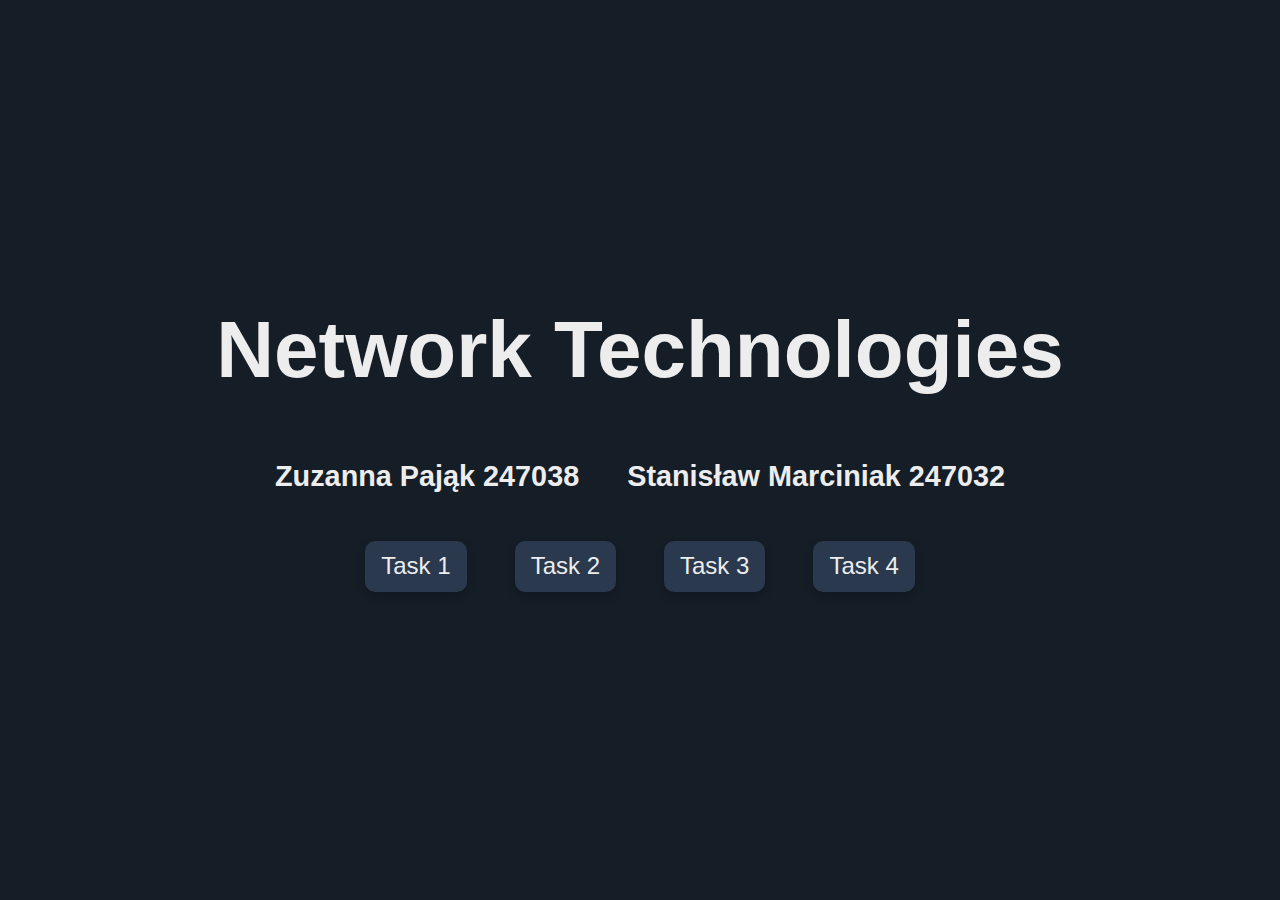
<file: index.html>
<!DOCTYPE html>
<html lang="en">
  <head>
    <meta charset="UTF-8" />
    <meta name="viewport" content="width=device-width, initial-scale=1.0" />
    <link rel="stylesheet" href="styles.css" />

    <title>Network Technologies</title>
  </head>
  <body>
    <div class="container-main">
      <h1>Network Technologies</h1>
      <div class="name-holder">
        <h2>Zuzanna Pająk 247038</h2>
        <h2>Stanisław Marciniak 247032</h2>
      </div>
      <div class="tasks">
        <a href="./task1/" class="task">Task 1</a>
        <a href="./task2/" class="task">Task 2</a>
        <a href="./task3/" class="task">Task 3</a>
        <a href="https://sites.google.com/view/ife23-06/" class="task"
          >Task 4</a
        >
      </div>
    </div>
  </body>
</html>
</file>
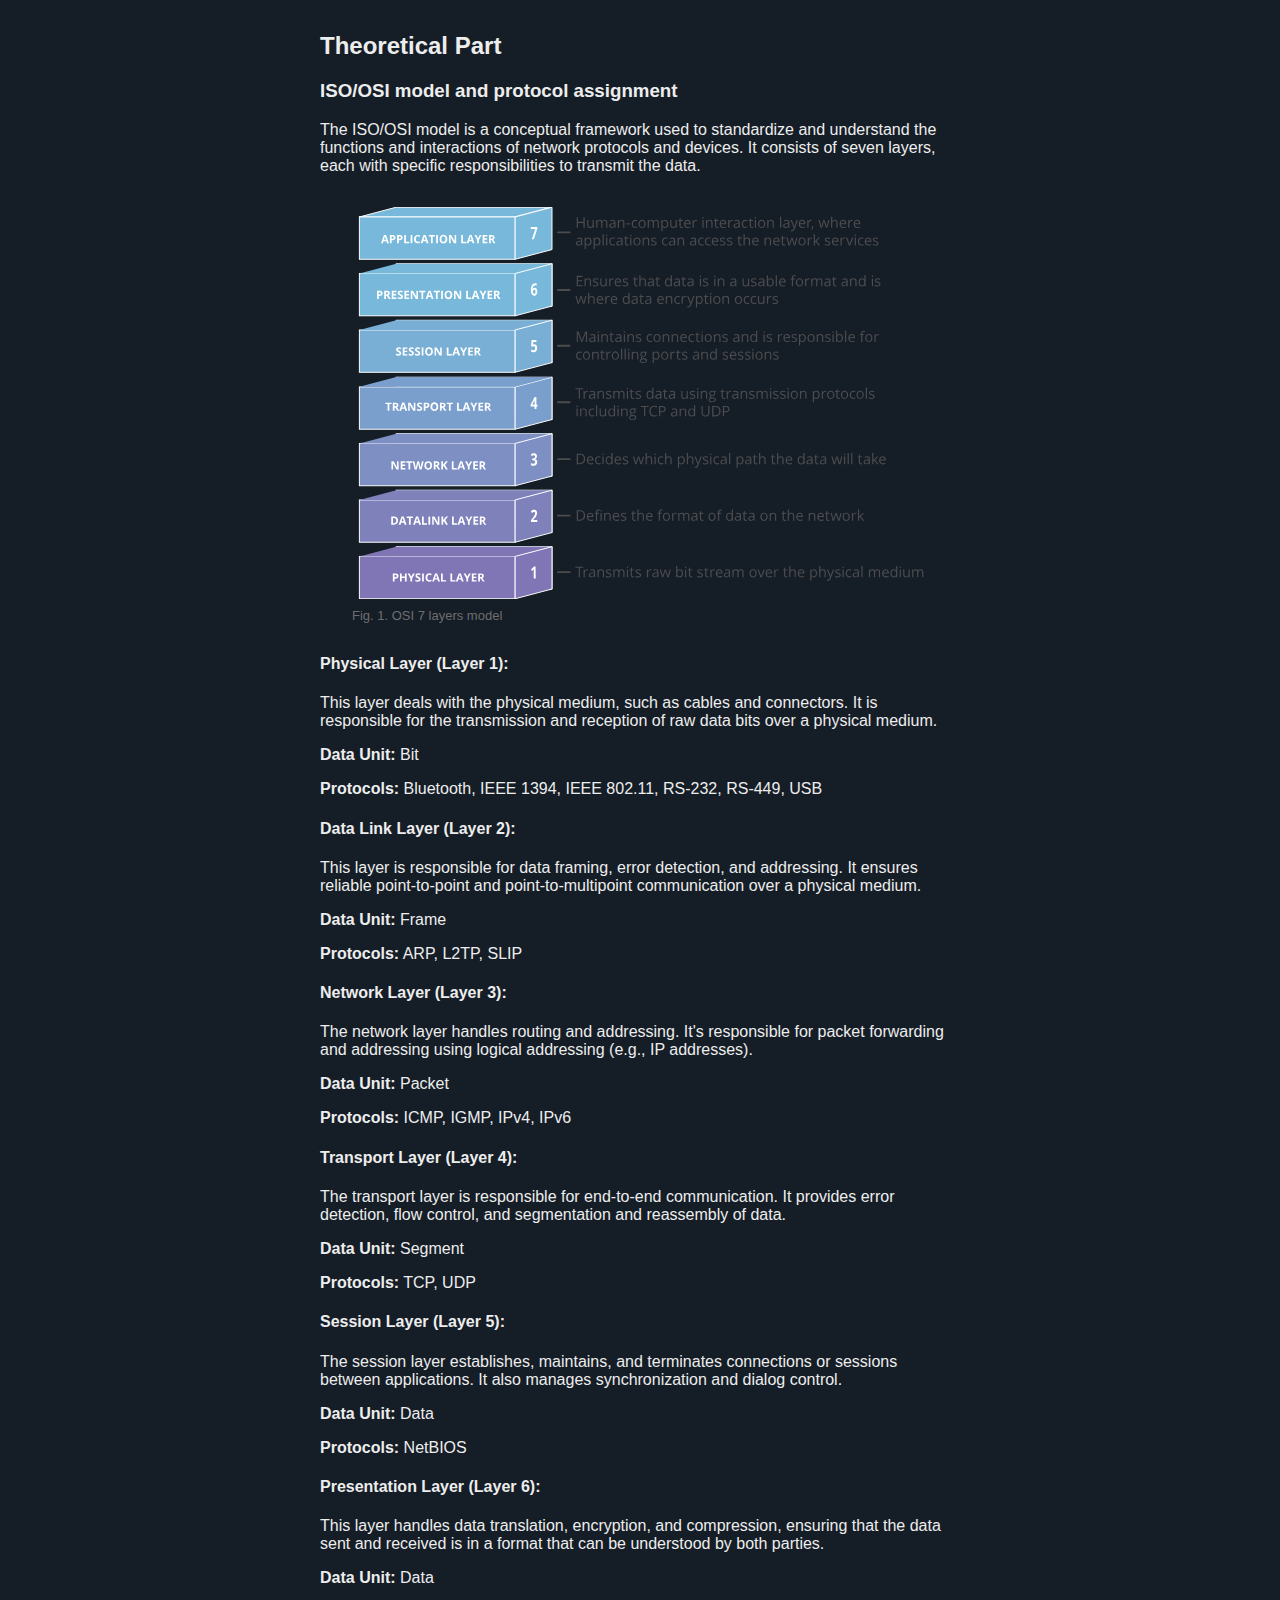
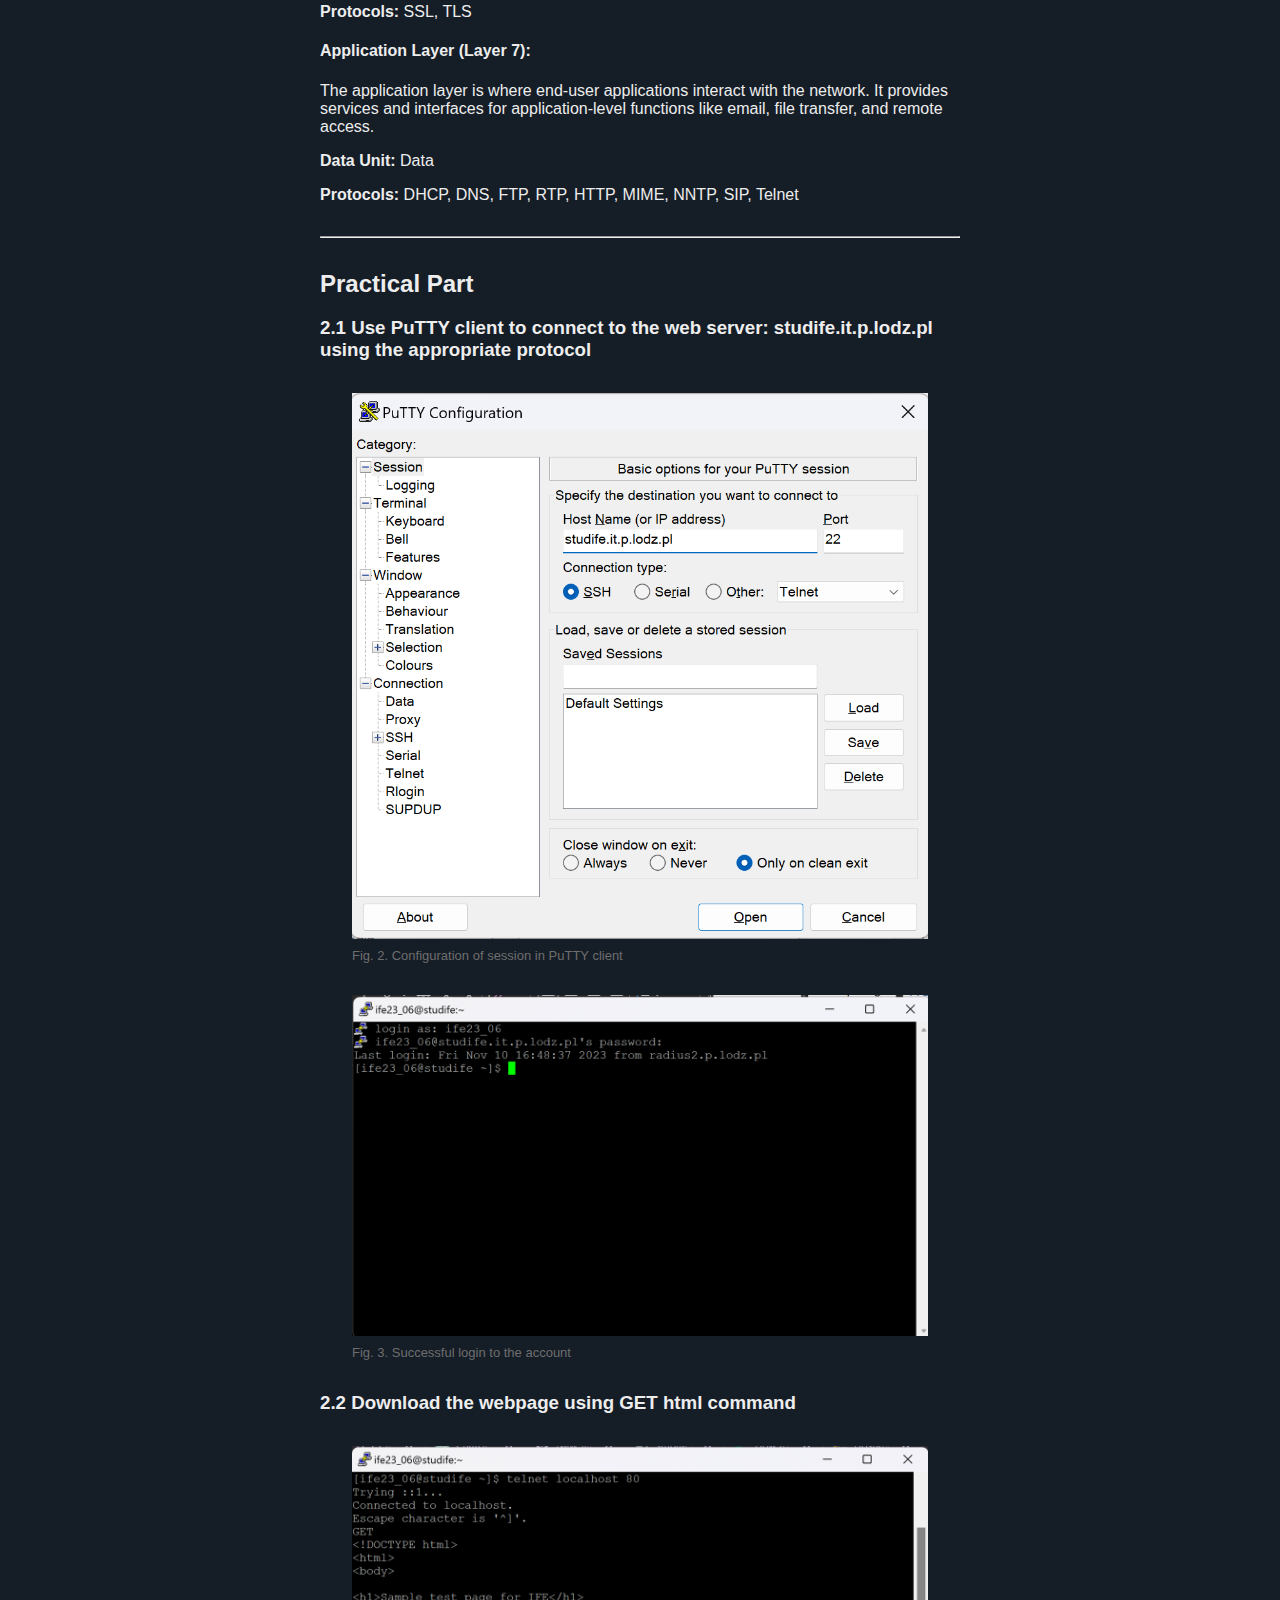
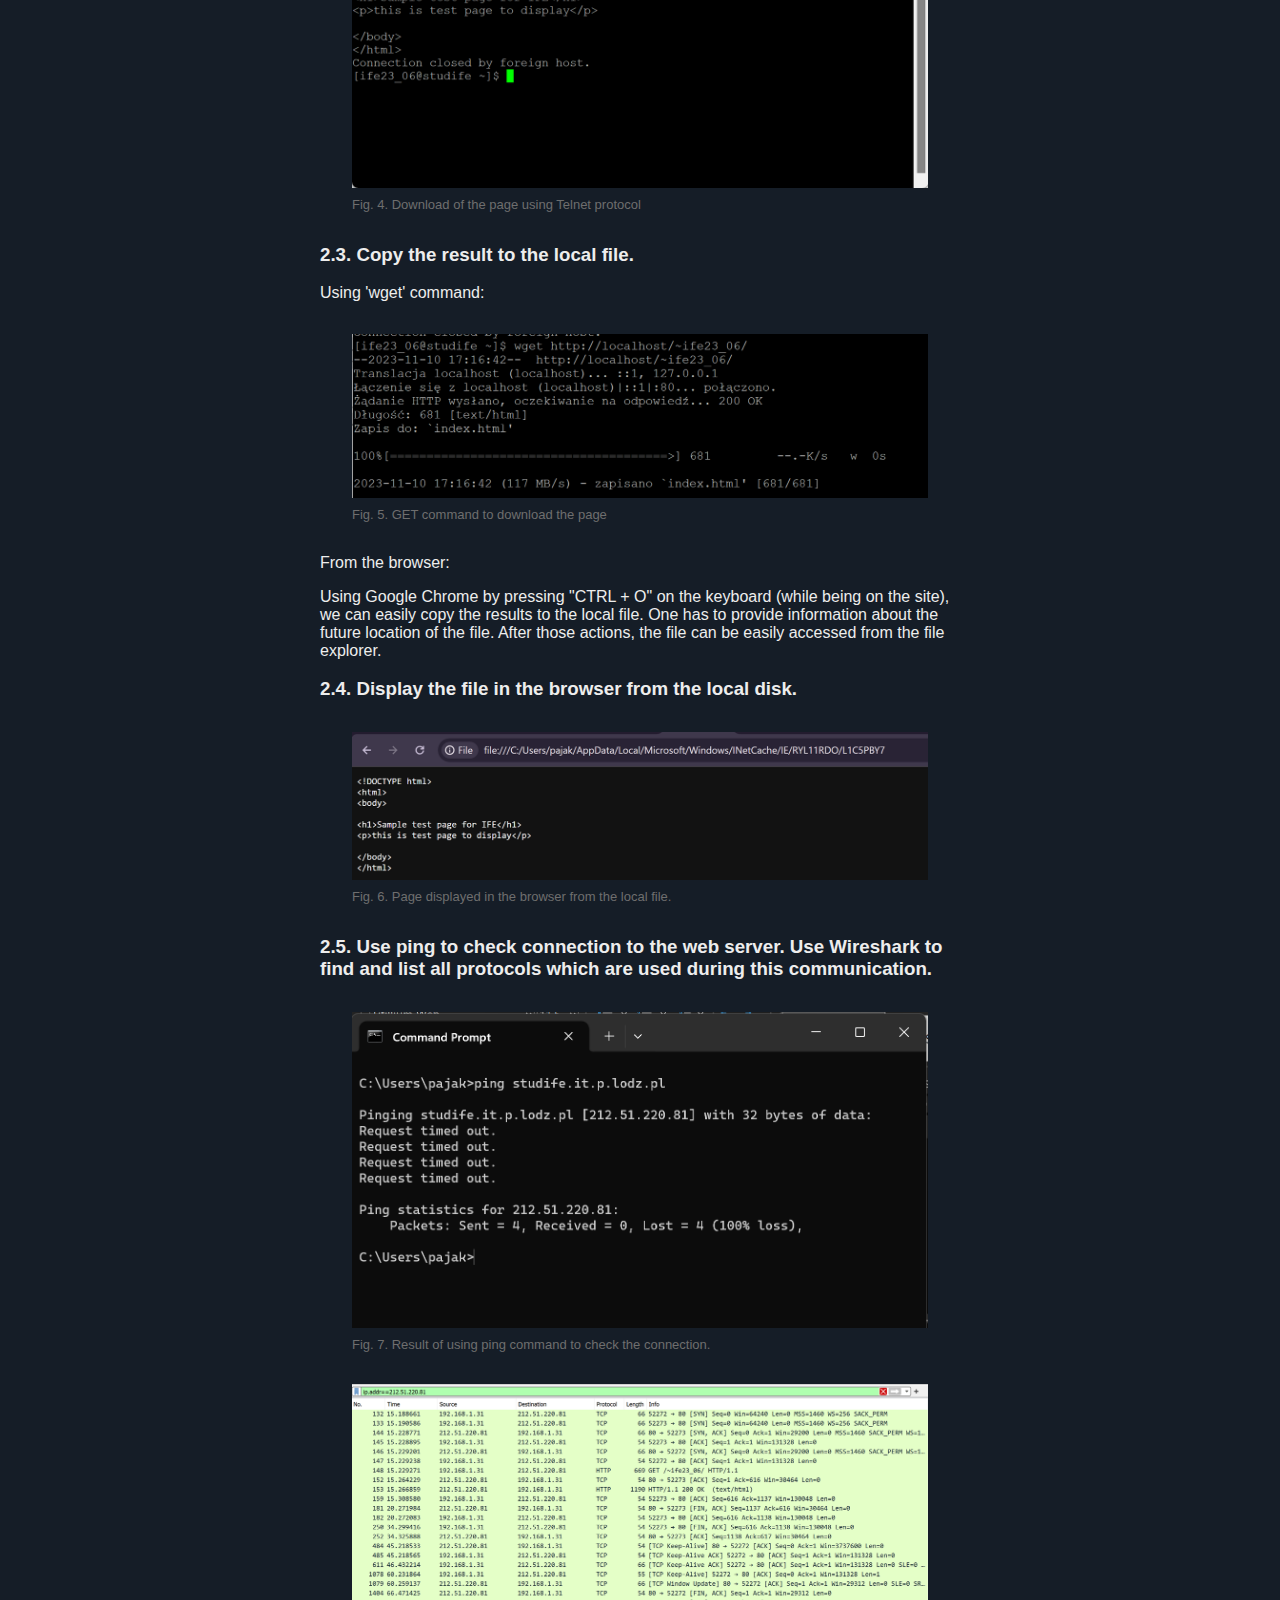
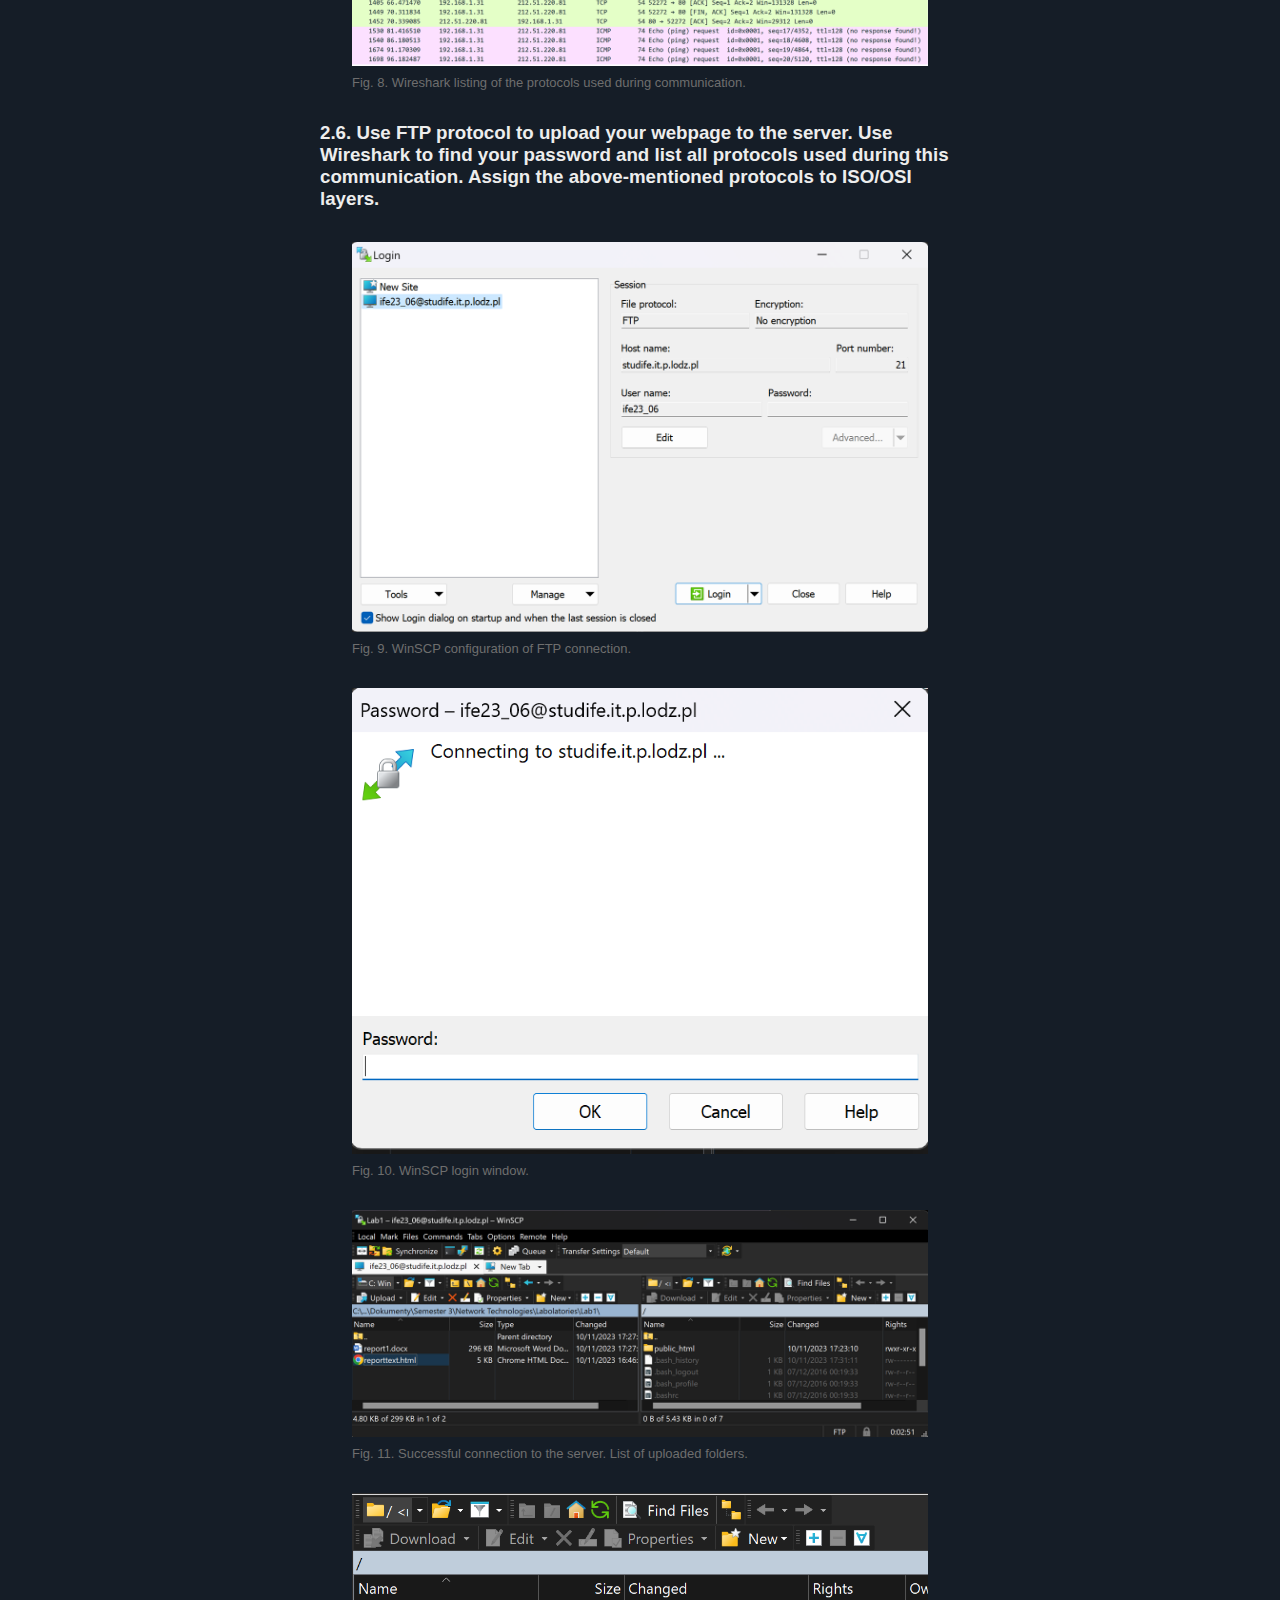
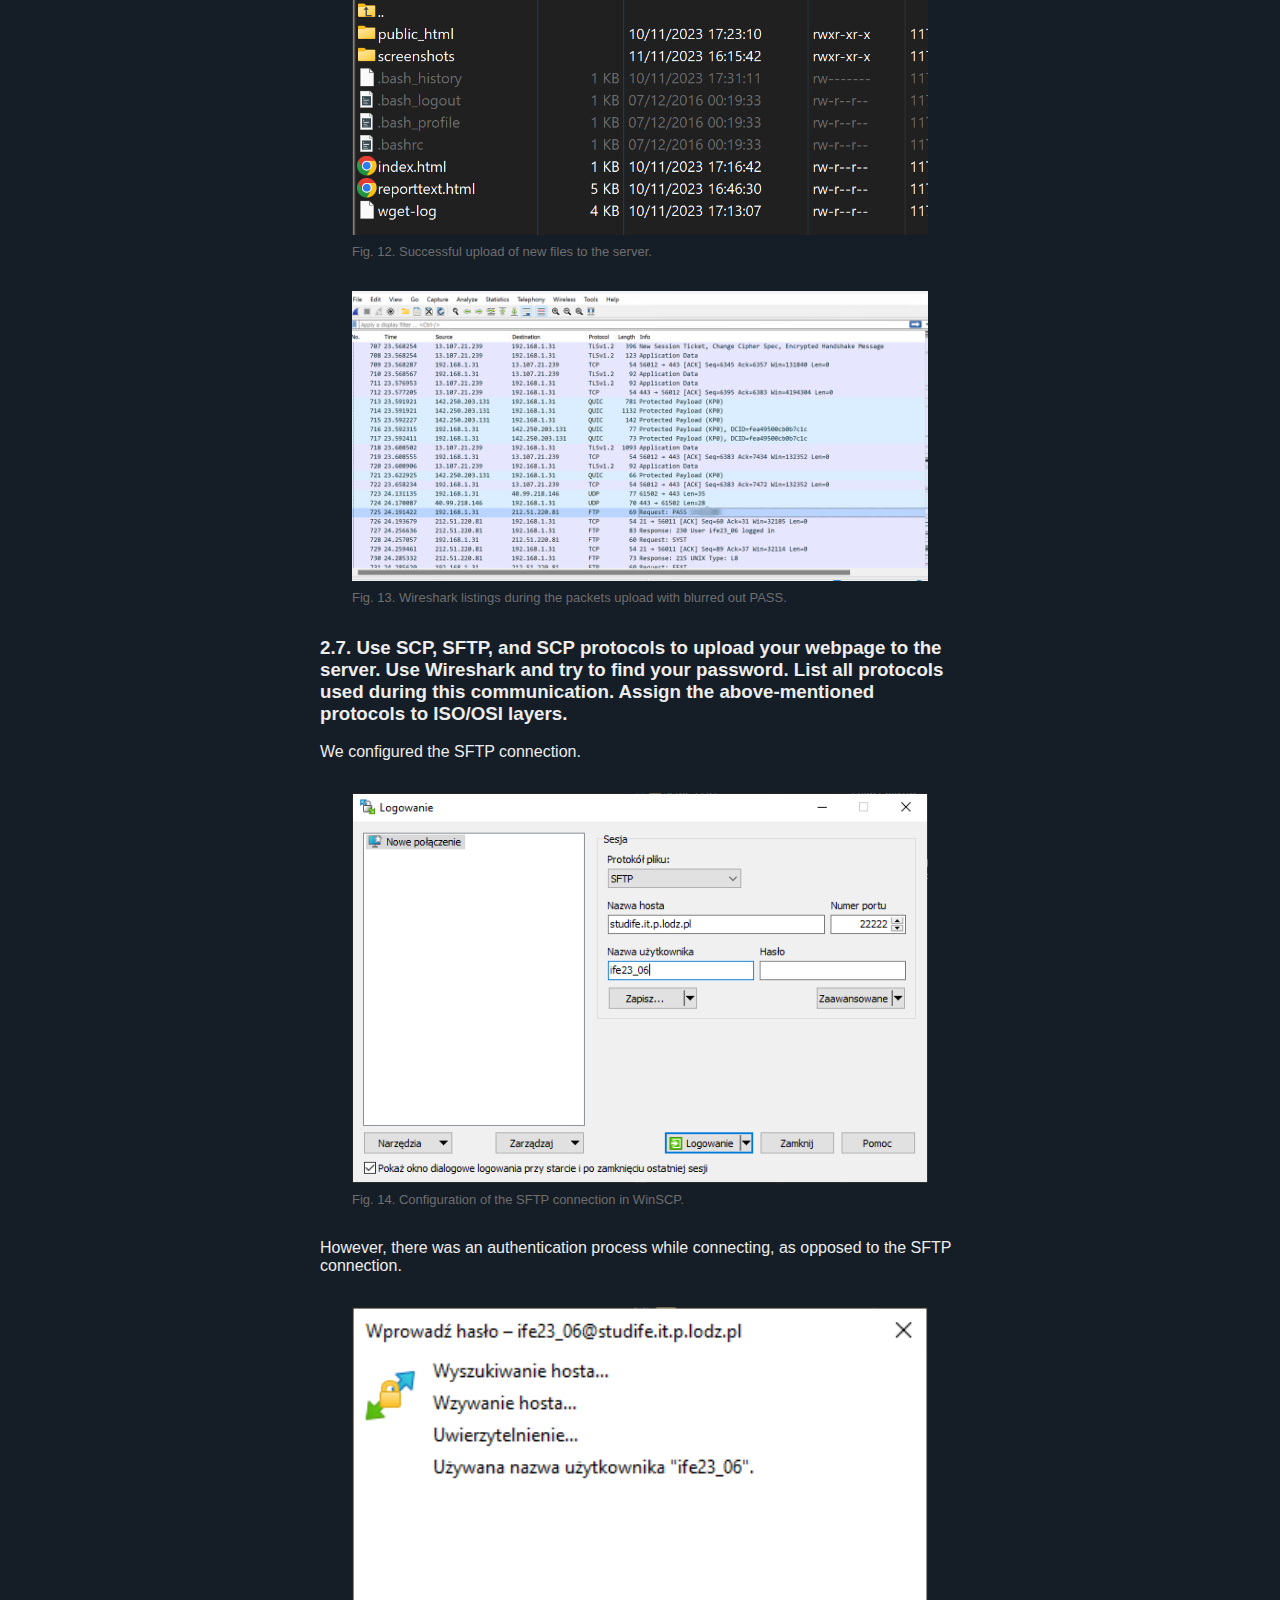
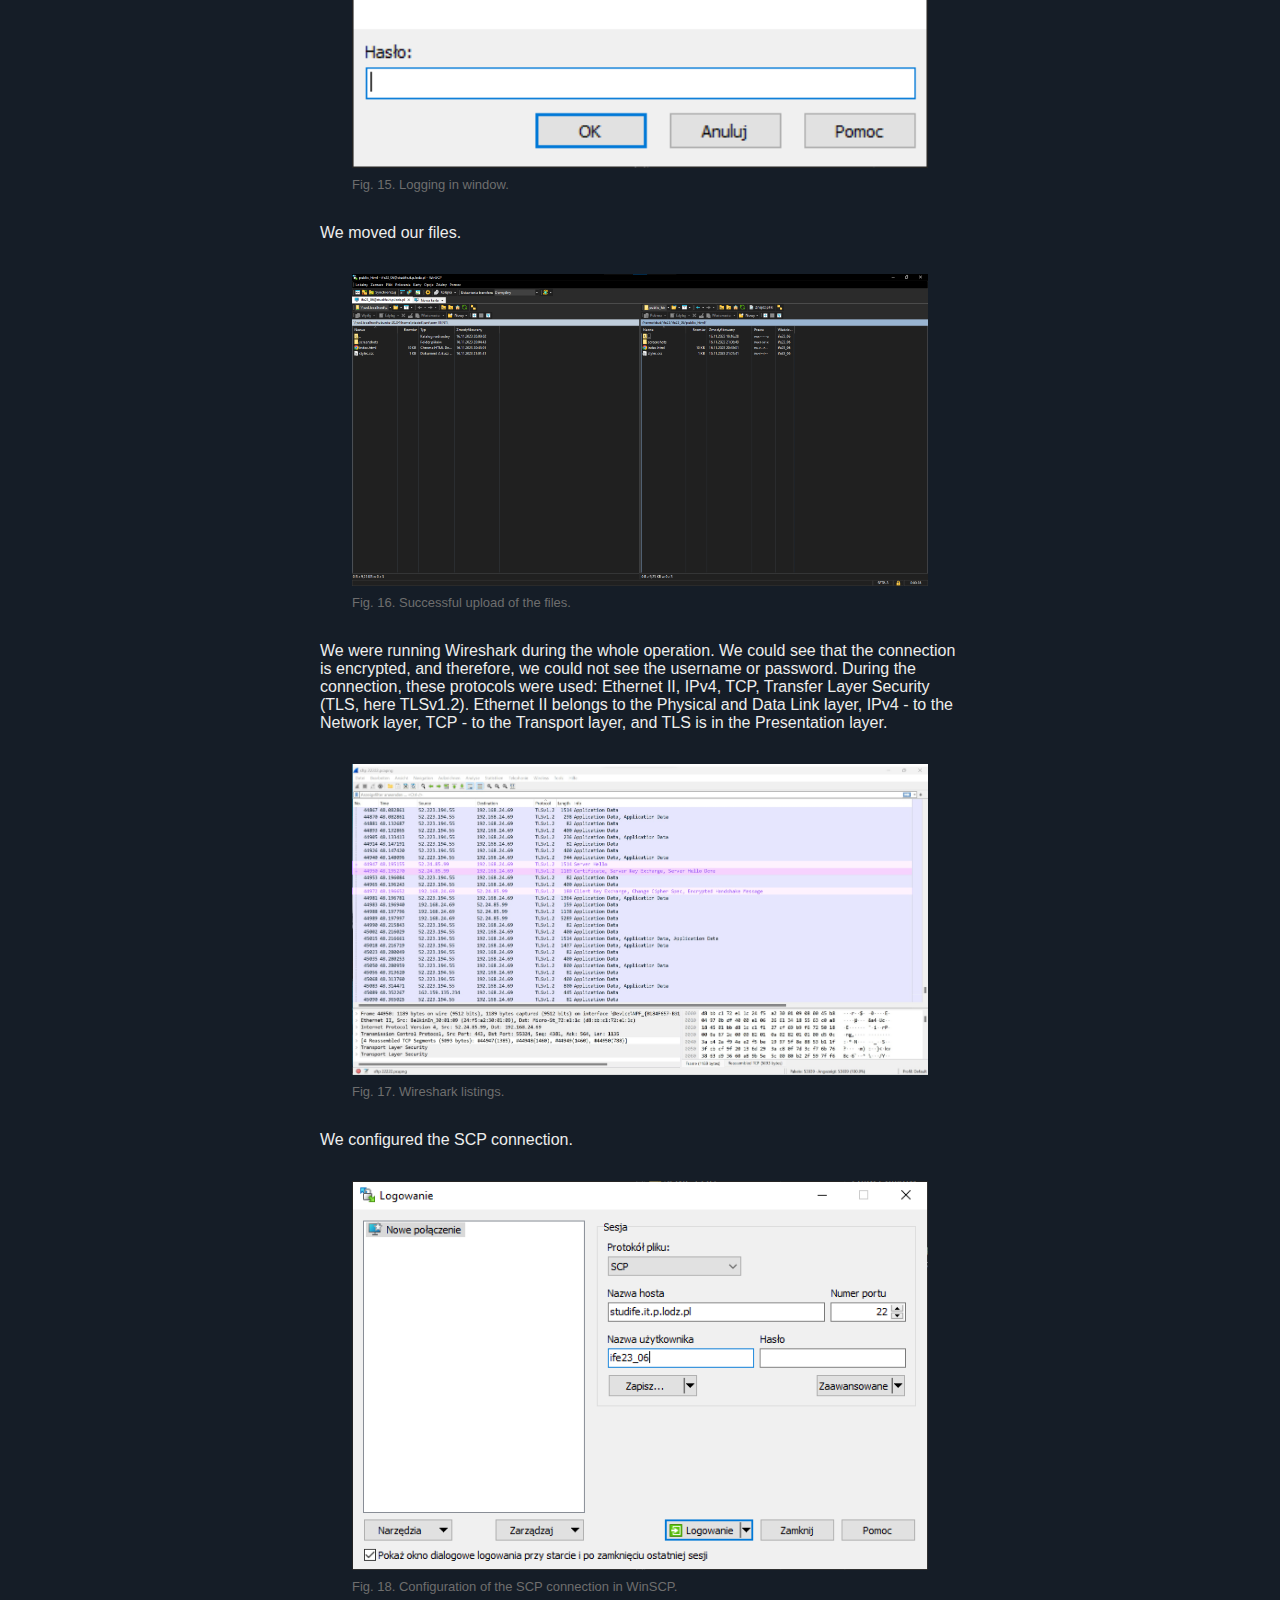
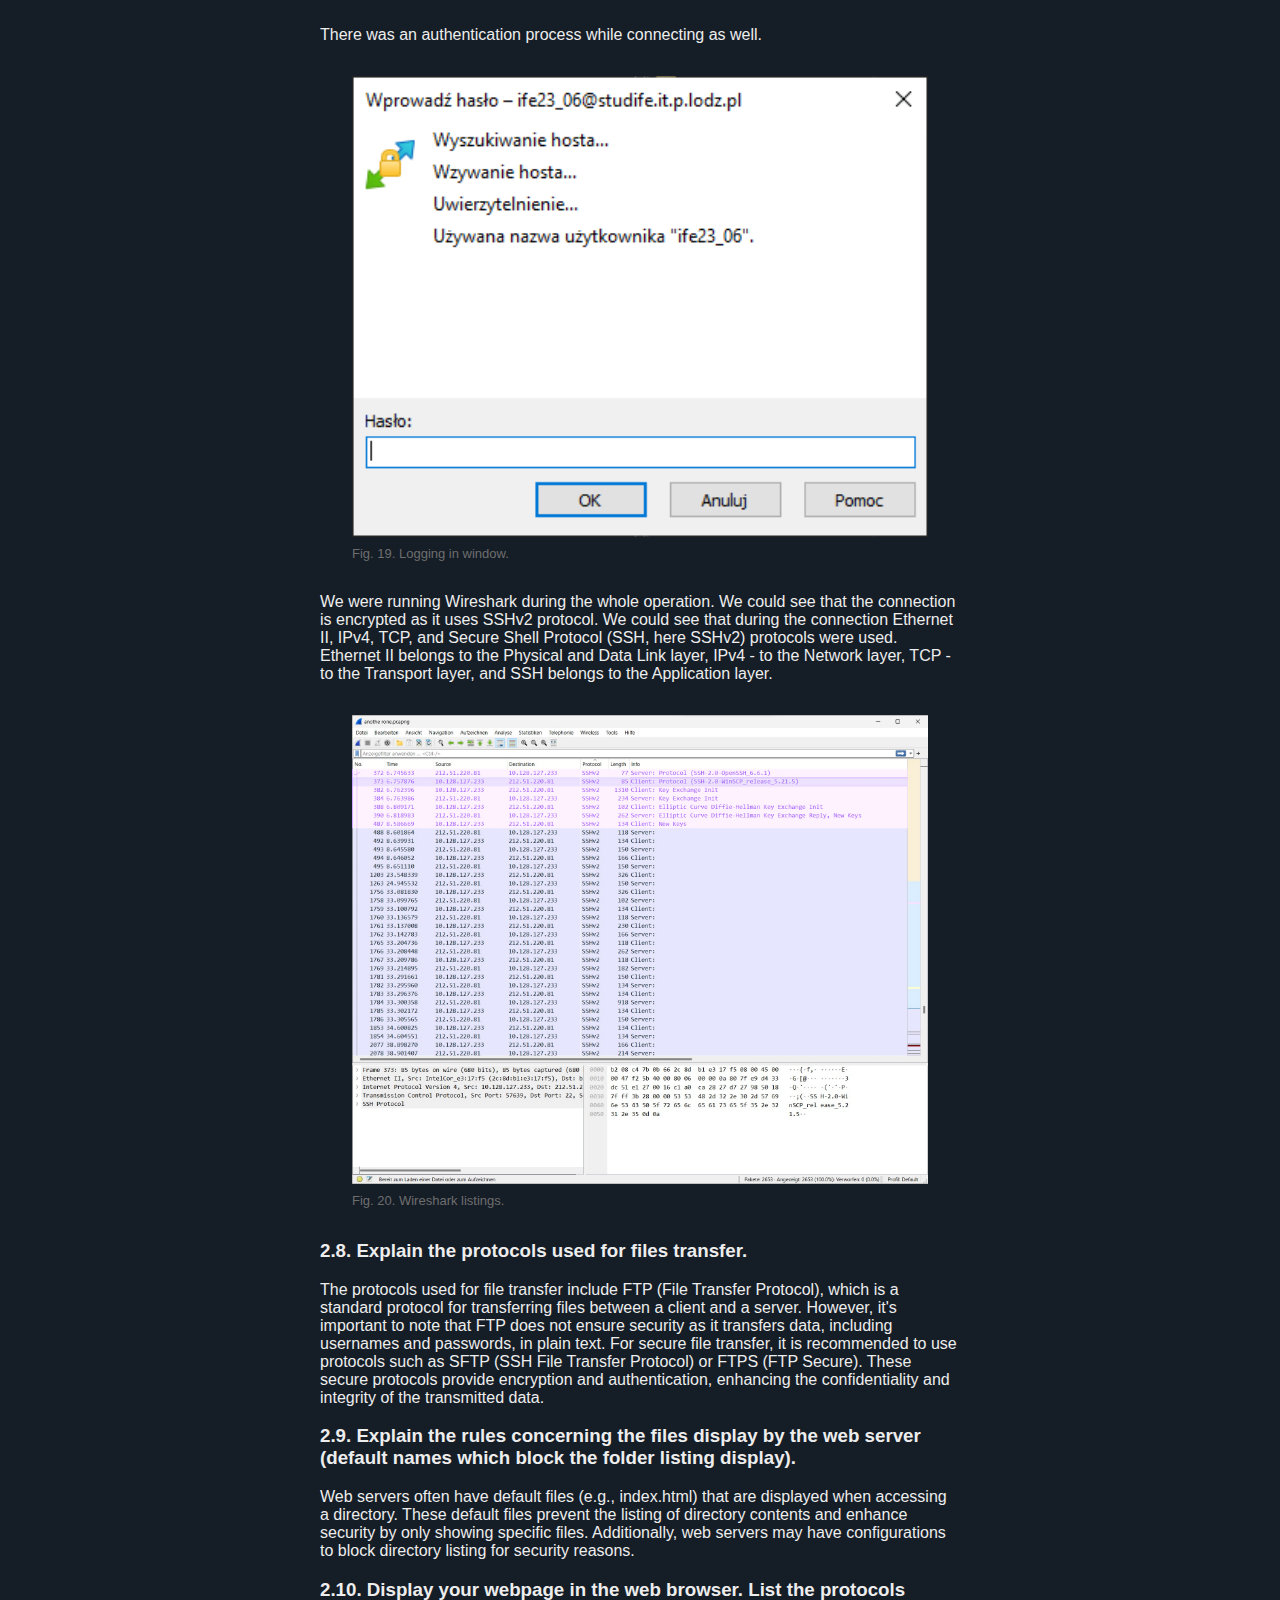
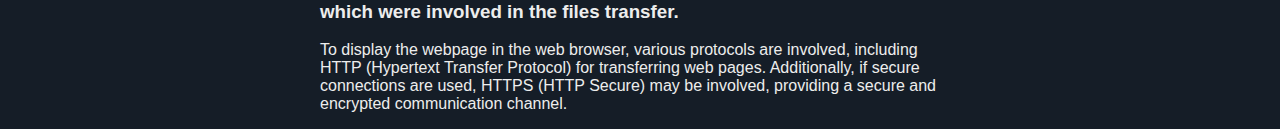
<file: task1/index.html>
<!DOCTYPE html>
<html lang="en">
  <head>
    <meta charset="UTF-8" />
    <meta name="viewport" content="width=device-width, initial-scale=1.0" />
    <link rel="stylesheet" href="../styles.css" />
    <title>Task 1</title>
  </head>
  <body>
    <div class="container">
      <h2>Theoretical Part</h2>

      <h3>ISO/OSI model and protocol assignment</h3>

      <p>
        The ISO/OSI model is a conceptual framework used to standardize and
        understand the functions and interactions of network protocols and
        devices. It consists of seven layers, each with specific
        responsibilities to transmit the data.
      </p>

      <figure>
        <img src="./screenshots/fig1.svg" alt="OSI 7 layers model" />
        <figcaption>Fig. 1. OSI 7 layers model</figcaption>
      </figure>

      <h4>Physical Layer (Layer 1):</h4>
      <p>
        This layer deals with the physical medium, such as cables and
        connectors. It is responsible for the transmission and reception of raw
        data bits over a physical medium.
      </p>
      <p><strong>Data Unit:</strong> Bit</p>
      <p>
        <strong>Protocols:</strong> Bluetooth, IEEE 1394, IEEE 802.11, RS-232,
        RS-449, USB
      </p>

      <h4>Data Link Layer (Layer 2):</h4>
      <p>
        This layer is responsible for data framing, error detection, and
        addressing. It ensures reliable point-to-point and point-to-multipoint
        communication over a physical medium.
      </p>
      <p><strong>Data Unit:</strong> Frame</p>
      <p><strong>Protocols:</strong> ARP, L2TP, SLIP</p>

      <h4>Network Layer (Layer 3):</h4>
      <p>
        The network layer handles routing and addressing. It's responsible for
        packet forwarding and addressing using logical addressing (e.g., IP
        addresses).
      </p>
      <p><strong>Data Unit:</strong> Packet</p>
      <p><strong>Protocols:</strong> ICMP, IGMP, IPv4, IPv6</p>
      <h4>Transport Layer (Layer 4):</h4>
      <p>
        The transport layer is responsible for end-to-end communication. It
        provides error detection, flow control, and segmentation and reassembly
        of data.
      </p>
      <p><strong>Data Unit:</strong> Segment</p>
      <p><strong>Protocols:</strong> TCP, UDP</p>

      <h4>Session Layer (Layer 5):</h4>
      <p>
        The session layer establishes, maintains, and terminates connections or
        sessions between applications. It also manages synchronization and
        dialog control.
      </p>
      <p><strong>Data Unit:</strong> Data</p>
      <p><strong>Protocols:</strong> NetBIOS</p>

      <h4>Presentation Layer (Layer 6):</h4>
      <p>
        This layer handles data translation, encryption, and compression,
        ensuring that the data sent and received is in a format that can be
        understood by both parties.
      </p>
      <p><strong>Data Unit:</strong> Data</p>
      <p><strong>Protocols:</strong> SSL, TLS</p>

      <h4>Application Layer (Layer 7):</h4>
      <p>
        The application layer is where end-user applications interact with the
        network. It provides services and interfaces for application-level
        functions like email, file transfer, and remote access.
      </p>
      <p><strong>Data Unit:</strong> Data</p>
      <p>
        <strong>Protocols:</strong> DHCP, DNS, FTP, RTP, HTTP, MIME, NNTP, SIP,
        Telnet
      </p>
      <hr />
      <h2>Practical Part</h2>

      <h3>
        2.1 Use PuTTY client to connect to the web server: studife.it.p.lodz.pl
        using the appropriate protocol
      </h3>

      <figure>
        <img
          src="./screenshots/fig2.png"
          alt="Configuration of session in PuTTY client"
        />
        <figcaption>
          Fig. 2. Configuration of session in PuTTY client
        </figcaption>
      </figure>
      <figure>
        <img
          src="./screenshots/fig3.png"
          alt="Successful login to the account "
        />
        <figcaption>Fig. 3. Successful login to the account</figcaption>
      </figure>

      <h3>2.2 Download the webpage using GET html command</h3>

      <figure>
        <img
          src="./screenshots/fig4.png"
          alt="Download of the page using Telnet protocol"
        />
        <figcaption>
          Fig. 4. Download of the page using Telnet protocol
        </figcaption>
      </figure>
      <h3>2.3. Copy the result to the local file.</h3>

      <p>Using 'wget' command:</p>

      <figure>
        <img
          src="./screenshots/fig5.png"
          alt="A computer screen with white text"
        />
        <figcaption>Fig. 5. GET command to download the page</figcaption>
      </figure>

      <p>From the browser:</p>

      <p>
        Using Google Chrome by pressing "CTRL + O" on the keyboard (while being
        on the site), we can easily copy the results to the local file. One has
        to provide information about the future location of the file. After
        those actions, the file can be easily accessed from the file explorer.
      </p>

      <h3>2.4. Display the file in the browser from the local disk.</h3>

      <figure>
        <img
          src="./screenshots/fig6.png"
          alt="A computer screen with a black background"
        />
        <figcaption>
          Fig. 6. Page displayed in the browser from the local file.
        </figcaption>
      </figure>

      <h3>
        2.5. Use ping to check connection to the web server. Use Wireshark to
        find and list all protocols which are used during this communication.
      </h3>

      <figure>
        <img
          src="./screenshots/fig7.png"
          alt="A computer screen with white text"
        />
        <figcaption>
          Fig. 7. Result of using ping command to check the connection.
        </figcaption>
      </figure>

      <figure>
        <img
          src="./screenshots/fig8.png"
          alt="A screenshot of Wireshark listing of the protocols used during communication"
        />
        <figcaption>
          Fig. 8. Wireshark listing of the protocols used during communication.
        </figcaption>
      </figure>

      <h3>
        2.6. Use FTP protocol to upload your webpage to the server. Use
        Wireshark to find your password and list all protocols used during this
        communication. Assign the above-mentioned protocols to ISO/OSI layers.
      </h3>

      <figure>
        <img
          src="./screenshots/fig9.png"
          alt="A screenshot of WinSCP configuration of FTP connection"
        />
        <figcaption>Fig. 9. WinSCP configuration of FTP connection.</figcaption>
      </figure>

      <figure>
        <img
          src="./screenshots/fig10.png"
          alt="A screenshot of WinSCP login window"
        />
        <figcaption>Fig. 10. WinSCP login window.</figcaption>
      </figure>

      <figure>
        <img
          src="./screenshots/fig11.png"
          alt="A screenshot of successful connection to the server. List of uploaded folders."
        />
        <figcaption>
          Fig. 11. Successful connection to the server. List of uploaded
          folders.
        </figcaption>
      </figure>

      <figure>
        <img
          src="./screenshots/fig12.png"
          alt="A screenshot of successful upload of new files to the server"
        />
        <figcaption>
          Fig. 12. Successful upload of new files to the server.
        </figcaption>
      </figure>

      <figure>
        <img
          src="./screenshots/fig13.png"
          alt="A screenshot of Wireshark listings during the packets upload with blurred out PASS"
        />
        <figcaption>
          Fig. 13. Wireshark listings during the packets upload with blurred out
          PASS.
        </figcaption>
      </figure>

      <h3>
        2.7. Use SCP, SFTP, and SCP protocols to upload your webpage to the
        server. Use Wireshark and try to find your password. List all protocols
        used during this communication. Assign the above-mentioned protocols to
        ISO/OSI layers.
      </h3>

      <p>We configured the SFTP connection.</p>
      <figure>
        <img
          src="./screenshots/fig14.png"
          alt="WinSCP SFTP connection configuration"
        />
        <figcaption>
          Fig. 14. Configuration of the SFTP connection in WinSCP.
        </figcaption>
      </figure>

      <p>
        However, there was an authentication process while connecting, as
        opposed to the SFTP connection.
      </p>

      <figure>
        <img src="./screenshots/fig15.png" alt="Logging in window" />
        <figcaption>Fig. 15. Logging in window.</figcaption>
      </figure>

      <p>We moved our files.</p>

      <figure>
        <img
          src="./screenshots/fig16.png"
          alt="Successful upload of the files"
        />
        <figcaption>Fig. 16. Successful upload of the files.</figcaption>
      </figure>

      <p>
        We were running Wireshark during the whole operation. We could see that
        the connection is encrypted, and therefore, we could not see the
        username or password. During the connection, these protocols were used:
        Ethernet II, IPv4, TCP, Transfer Layer Security (TLS, here TLSv1.2).
        Ethernet II belongs to the Physical and Data Link layer, IPv4 - to the
        Network layer, TCP - to the Transport layer, and TLS is in the
        Presentation layer.
      </p>

      <figure>
        <img src="./screenshots/fig17.jpg" alt="Wireshark SFTP listings" />
        <figcaption>Fig. 17. Wireshark listings.</figcaption>
      </figure>

      <p>We configured the SCP connection.</p>
      <figure>
        <img
          src="./screenshots/fig18.png"
          alt="WinSCP SCP connection configuration"
        />
        <figcaption>
          Fig. 18. Configuration of the SCP connection in WinSCP.
        </figcaption>
      </figure>

      <p>There was an authentication process while connecting as well.</p>

      <figure>
        <img src="./screenshots/fig15.png" alt="Logging in window" />
        <figcaption>Fig. 19. Logging in window.</figcaption>
      </figure>

      <p>
        We were running Wireshark during the whole operation. We could see that
        the connection is encrypted as it uses SSHv2 protocol. We could see that
        during the connection Ethernet II, IPv4, TCP, and Secure Shell Protocol
        (SSH, here SSHv2) protocols were used. Ethernet II belongs to the
        Physical and Data Link layer, IPv4 - to the Network layer, TCP - to the
        Transport layer, and SSH belongs to the Application layer.
      </p>

      <figure>
        <img src="./screenshots/fig20.jpg" alt="Wireshark SCP listings" />
        <figcaption>Fig. 20. Wireshark listings.</figcaption>
      </figure>

      <h3>2.8. Explain the protocols used for files transfer.</h3>

      <p>
        The protocols used for file transfer include FTP (File Transfer
        Protocol), which is a standard protocol for transferring files between a
        client and a server. However, it's important to note that FTP does not
        ensure security as it transfers data, including usernames and passwords,
        in plain text. For secure file transfer, it is recommended to use
        protocols such as SFTP (SSH File Transfer Protocol) or FTPS (FTP
        Secure). These secure protocols provide encryption and authentication,
        enhancing the confidentiality and integrity of the transmitted data.
      </p>

      <h3>
        2.9. Explain the rules concerning the files display by the web server
        (default names which block the folder listing display).
      </h3>

      <p>
        Web servers often have default files (e.g., index.html) that are
        displayed when accessing a directory. These default files prevent the
        listing of directory contents and enhance security by only showing
        specific files. Additionally, web servers may have configurations to
        block directory listing for security reasons.
      </p>

      <h3>
        2.10. Display your webpage in the web browser. List the protocols which
        were involved in the files transfer.
      </h3>

      <p>
        To display the webpage in the web browser, various protocols are
        involved, including HTTP (Hypertext Transfer Protocol) for transferring
        web pages. Additionally, if secure connections are used, HTTPS (HTTP
        Secure) may be involved, providing a secure and encrypted communication
        channel.
      </p>
    </div>
  </body>
</html>
</file>
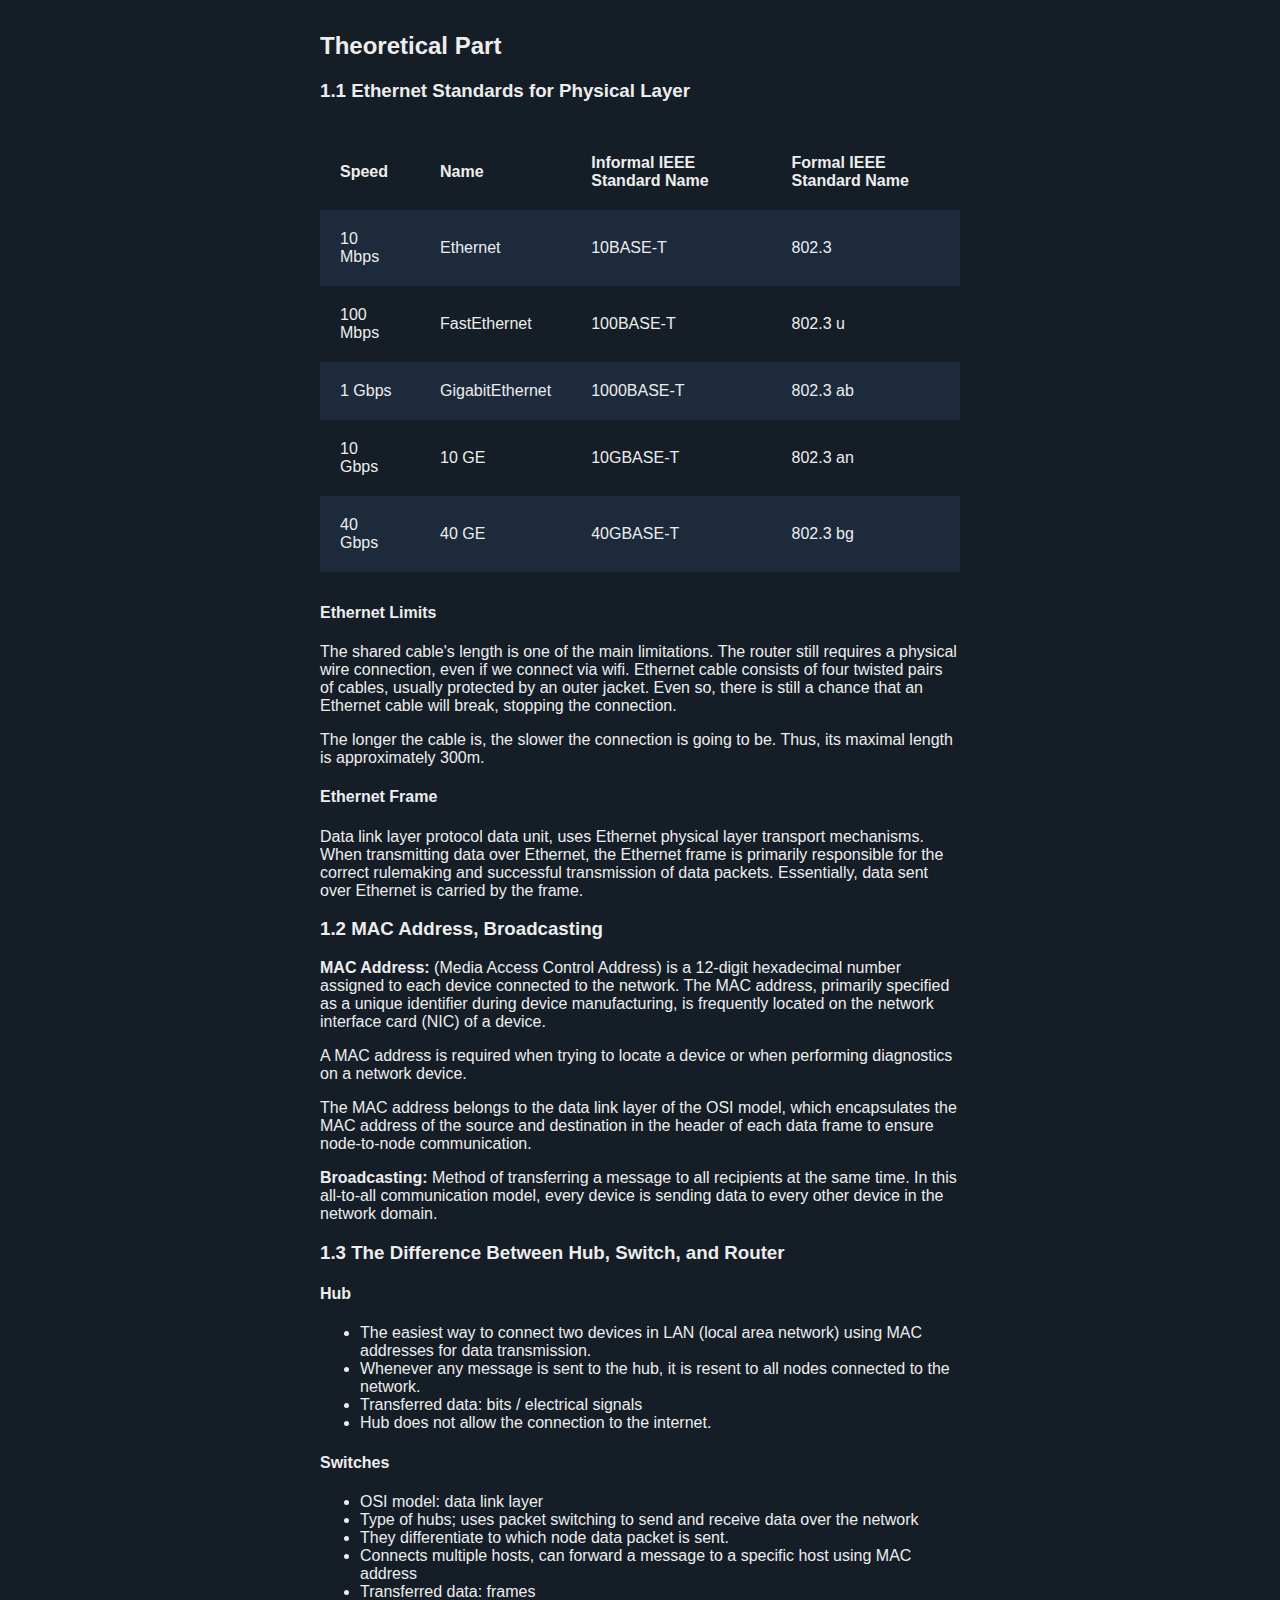
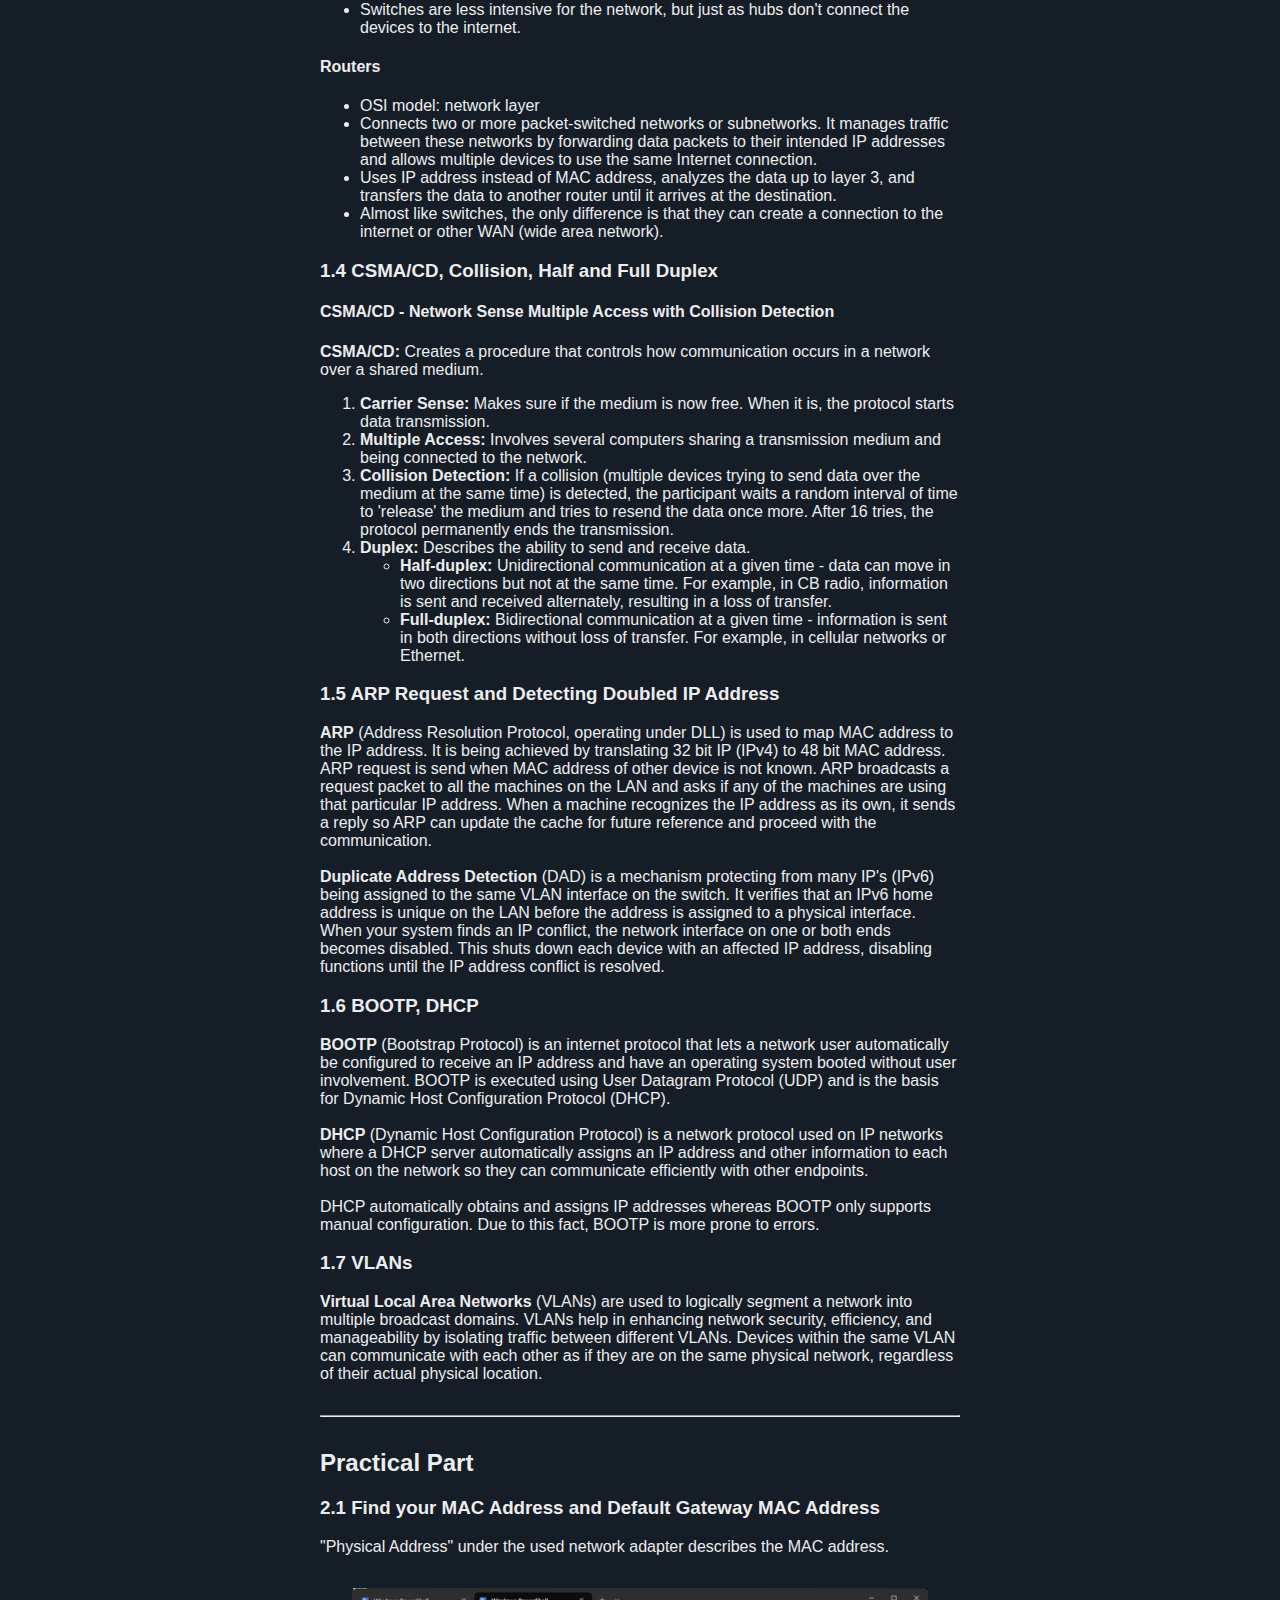
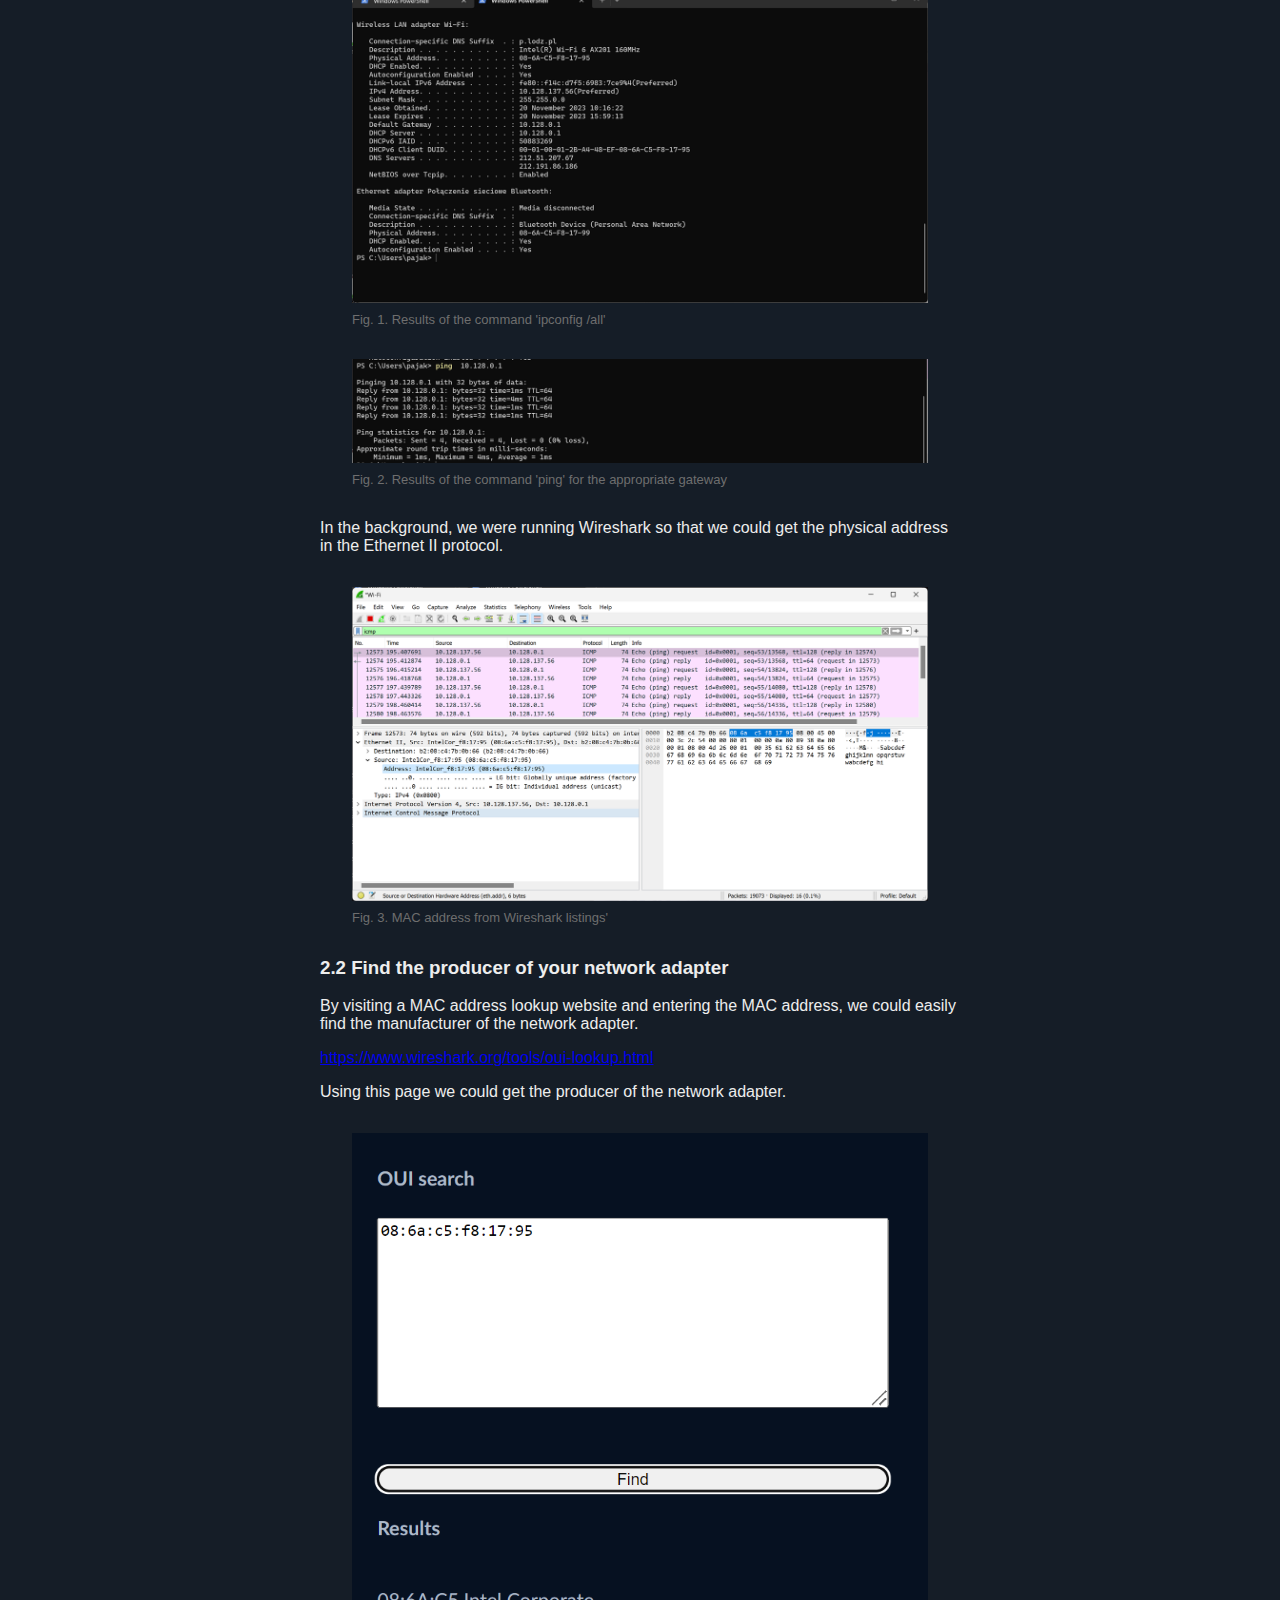
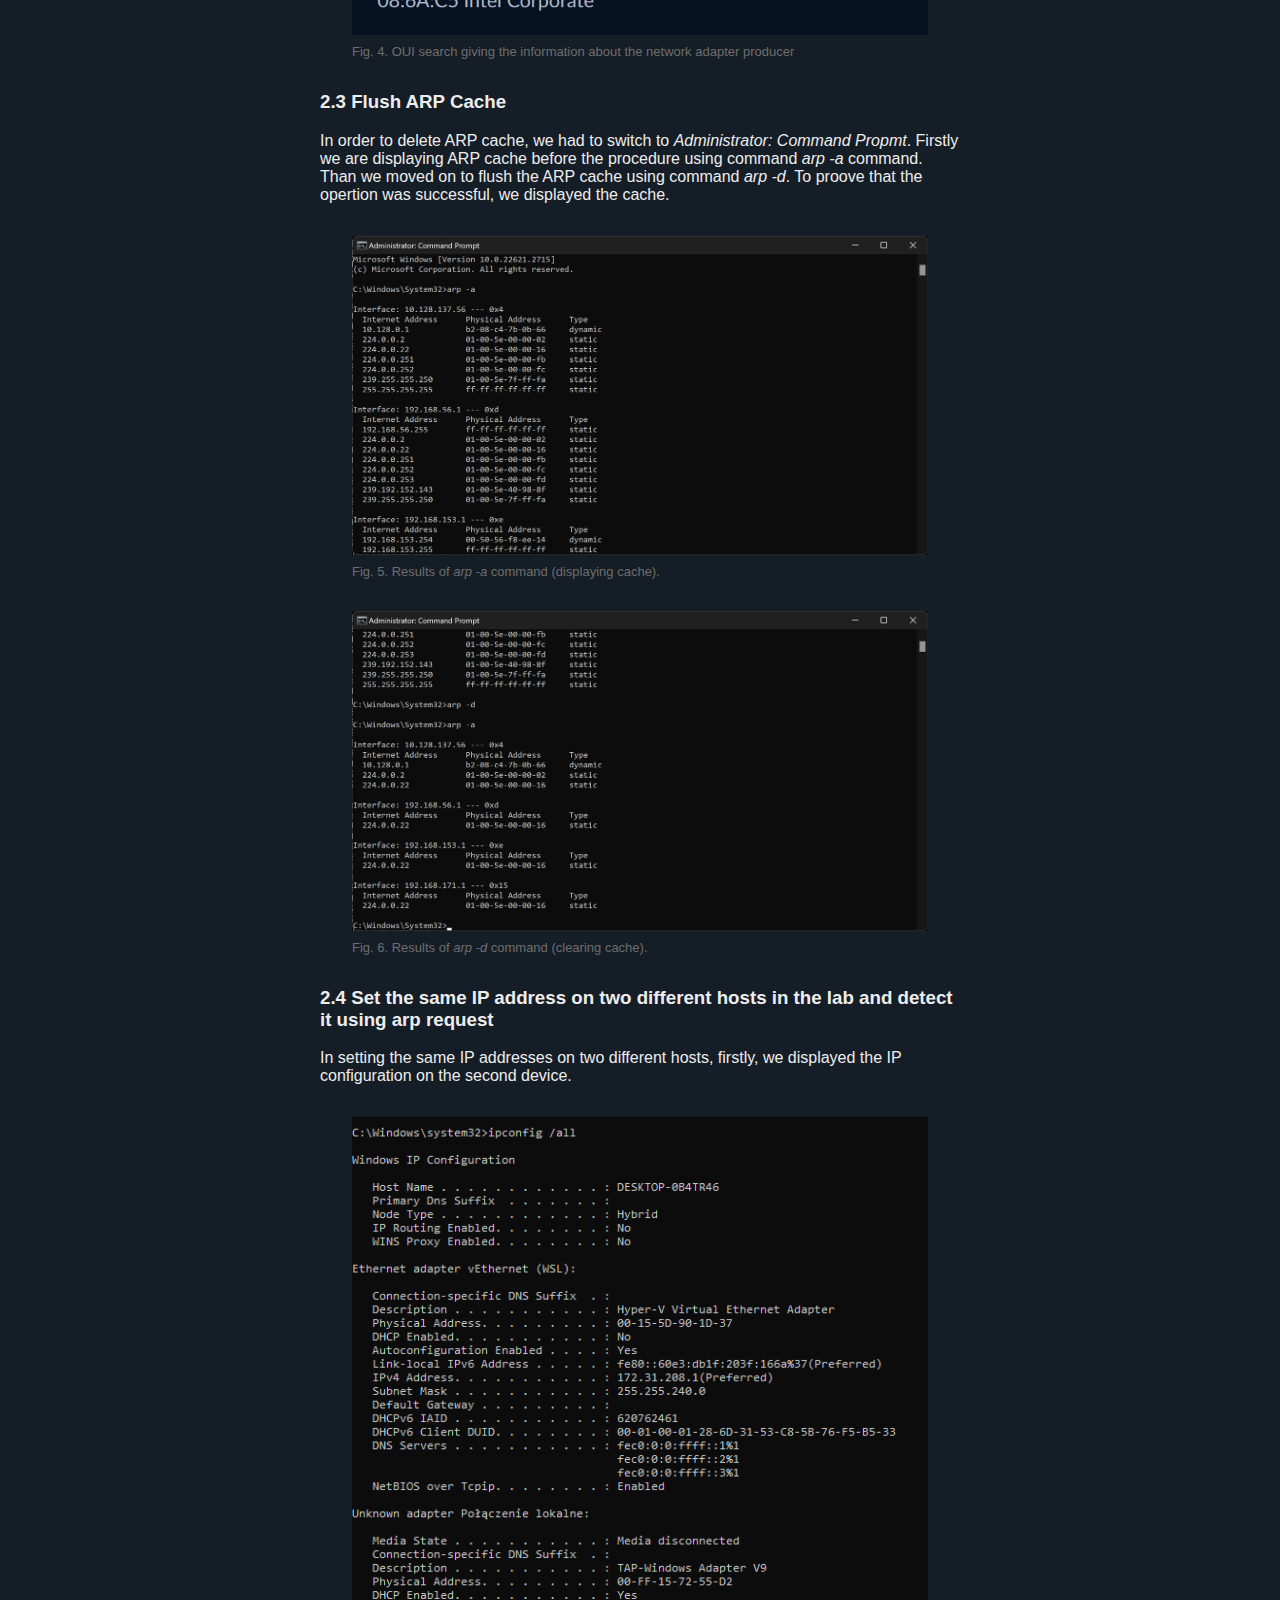
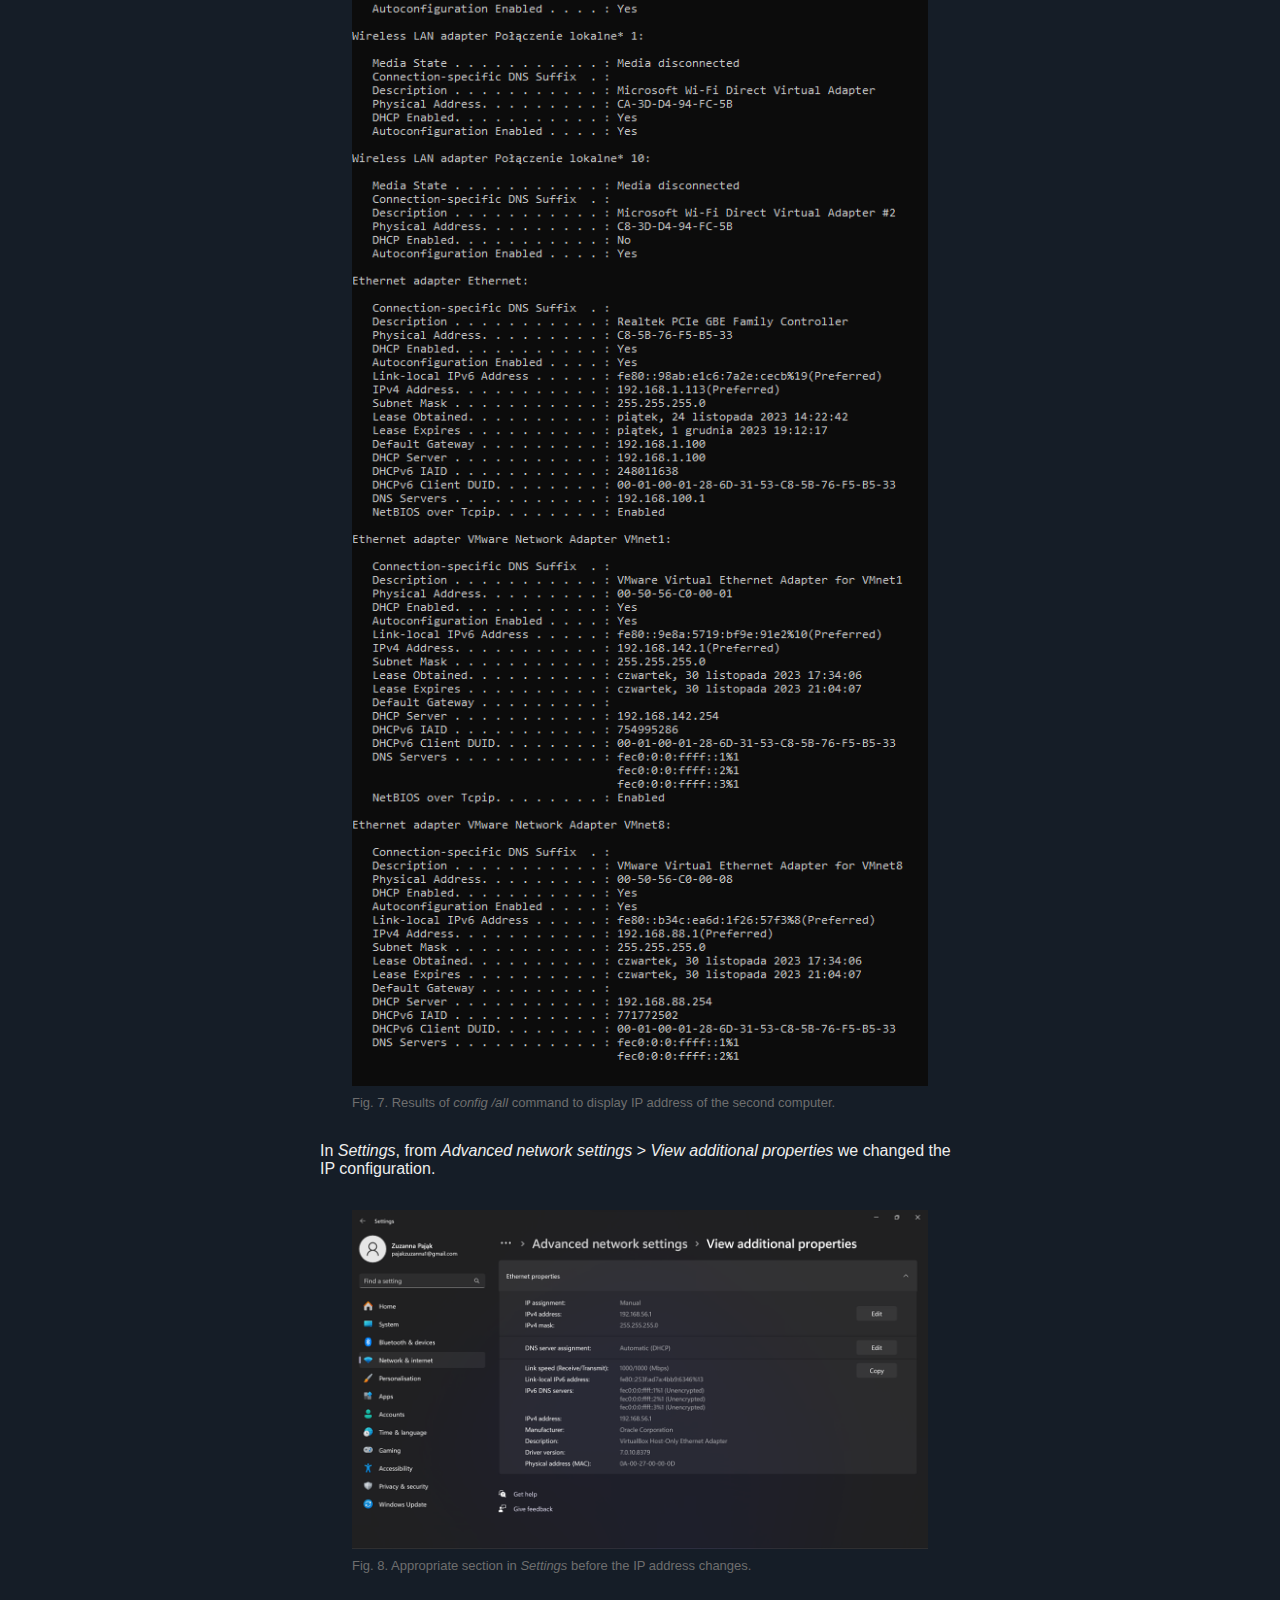
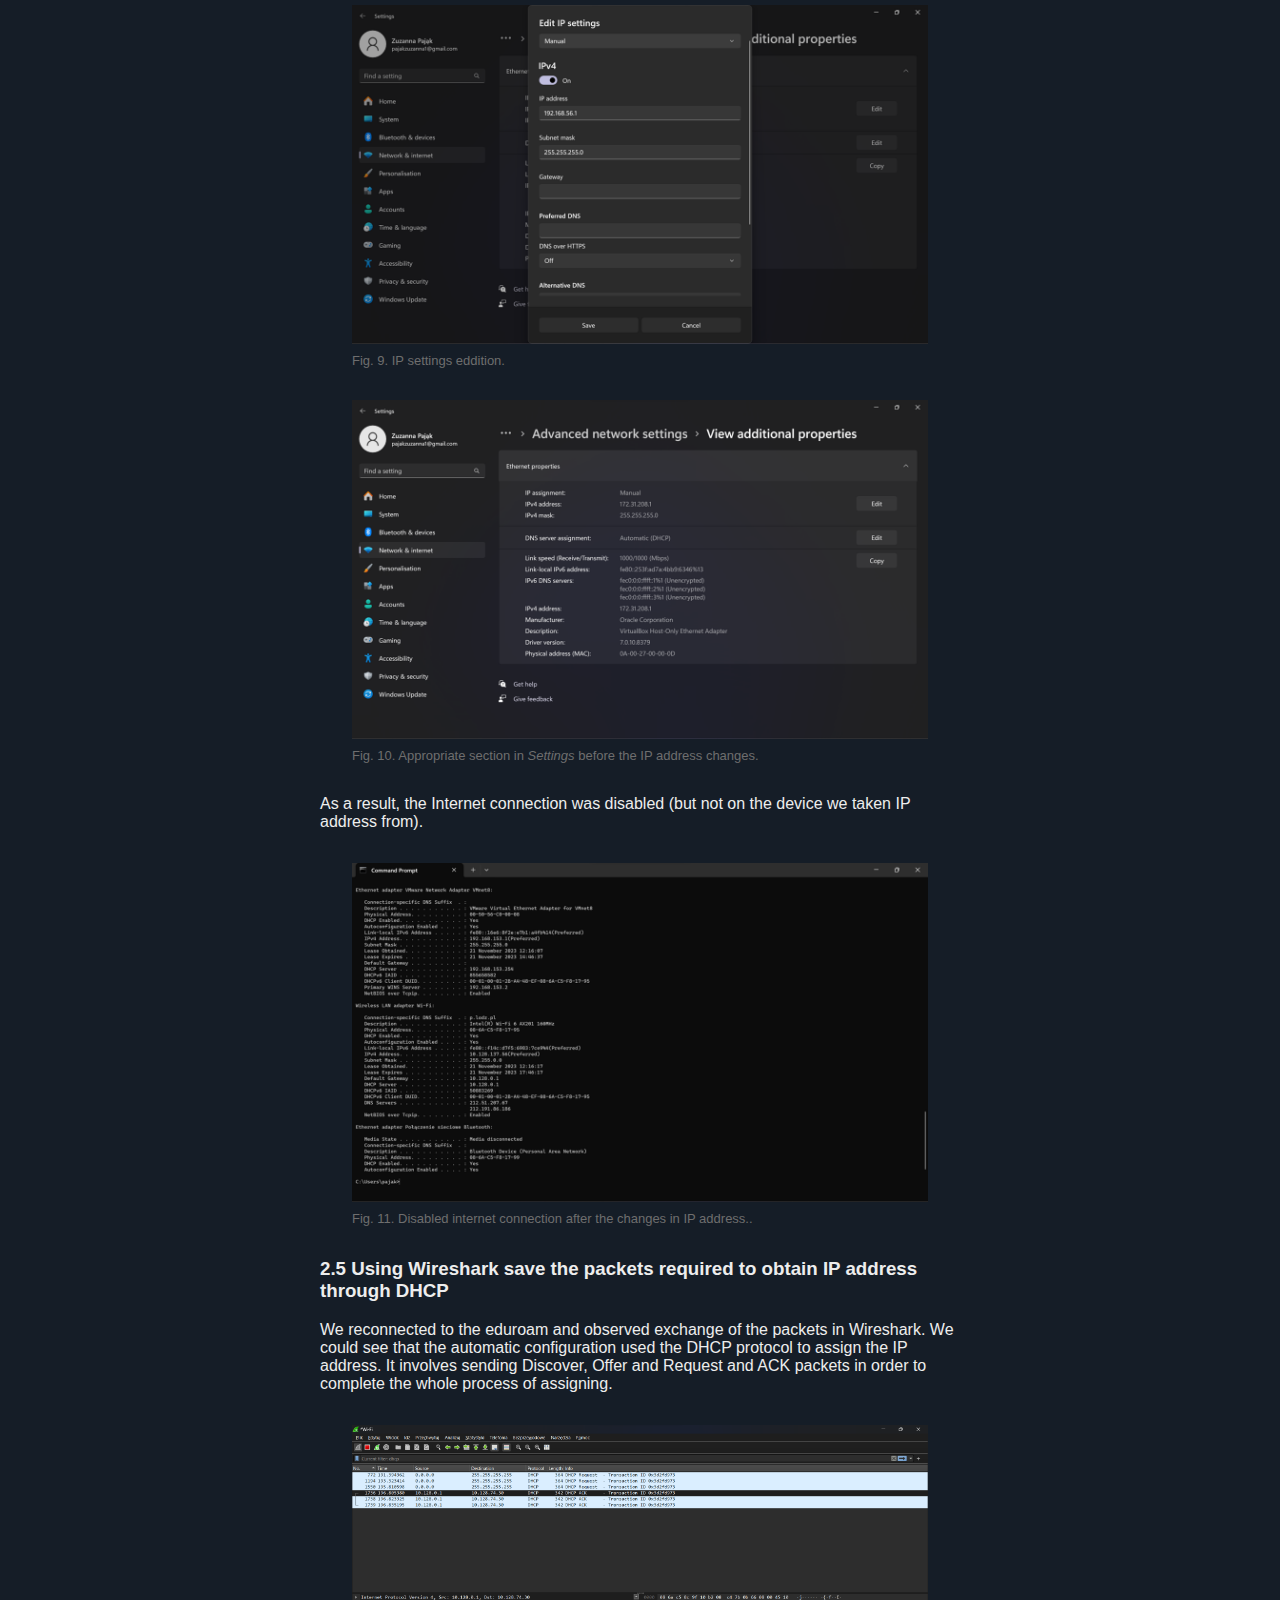
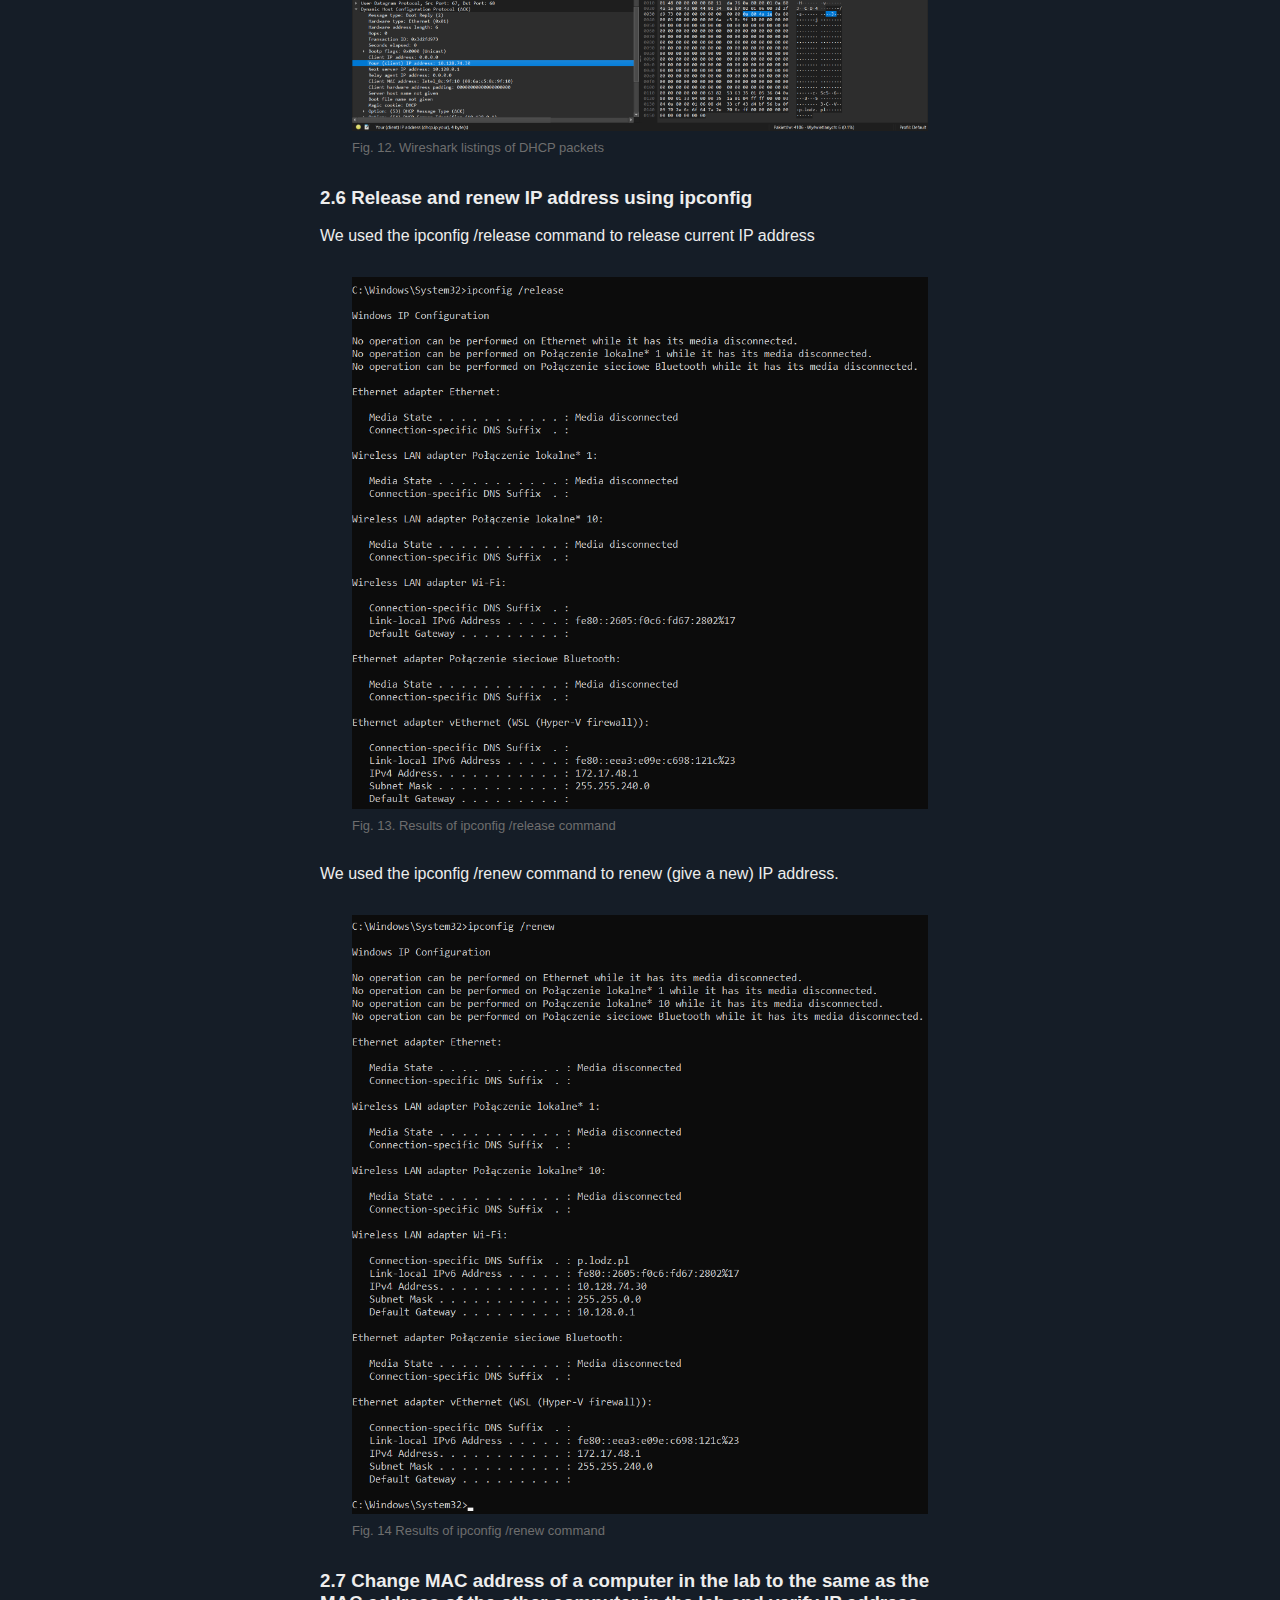
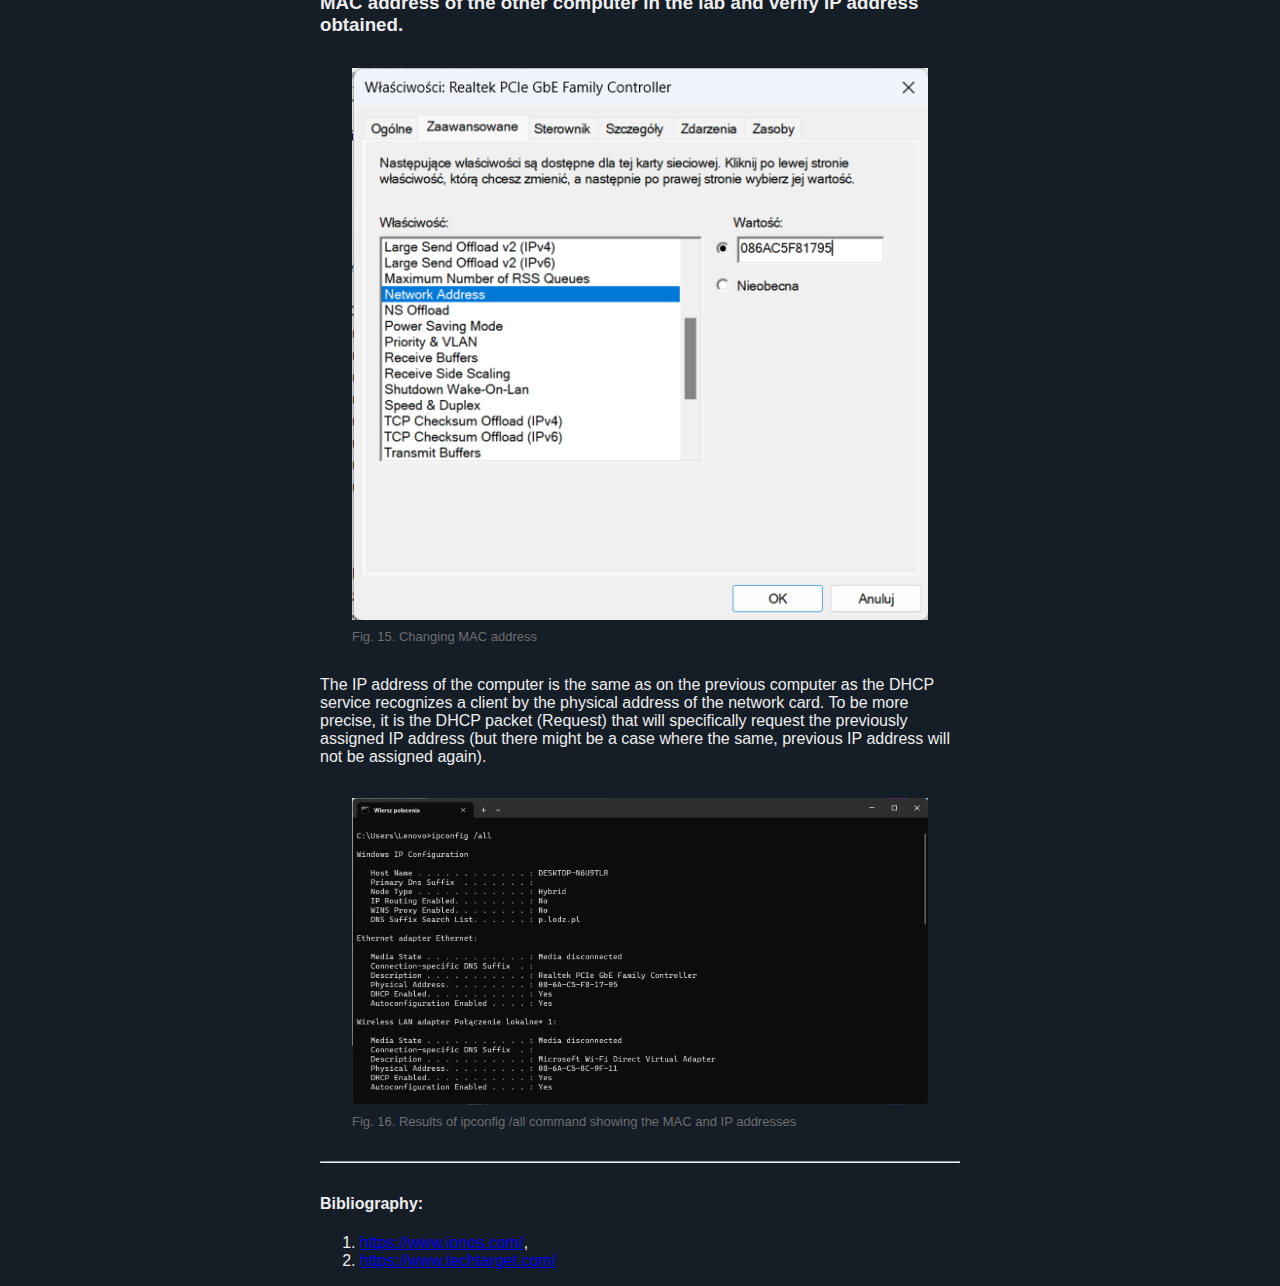
<file: task2/index.html>
<!DOCTYPE html>
<html lang="en">
<head>
  <meta charset="UTF-8" />
  <meta name="viewport" content="width=device-width, initial-scale=1.0" />
  <link rel="stylesheet" href="../styles.css" />
  <title>Task 2</title>
</head>
<body>
  <div class="container">    
    <h2>Theoretical Part </h2>
    <section>
      <h3>1.1 Ethernet Standards for Physical Layer</h3>
      <table>
        <tr>
          <th>Speed</th>
          <th>Name</th>
          <th> Informal IEEE Standard Name</th>
          <th> Formal IEEE Standard Name</th>
        </tr>
        <tr>
          <td>10 Mbps</td>
          <td>Ethernet</td>
          <td>10BASE-T</td> 
          <td>802.3</td>
        </tr>
        <tr>
          <td>100 Mbps</td>
          <td>FastEthernet</td>
          <td>100BASE-T</td>
          <td>802.3 u</td>
        </tr>
        <tr>
          <td>1 Gbps</td>
          <td>GigabitEthernet</td>
          <td>1000BASE-T</td>
          <td>802.3 ab</td>
        </tr>
        <tr>
          <td>10 Gbps</td>
          <td>10 GE</td>      
          <td>10GBASE-T</td>
          <td>802.3 an</td>
        </tr>
        <tr>
          <td>40 Gbps</td>
          <td>40 GE</td>
          <td>40GBASE-T</td>
          <td>802.3 bg</td>
        </tr>
      </table>
    </section>
    
    <section>
      <h4>Ethernet Limits</h4>
      <p>
        The shared cable's length is one of the main limitations. The router still requires a physical wire connection, even if we connect via wifi. Ethernet cable consists of four twisted pairs of cables, usually protected by an outer jacket. Even so, there is still a chance that an Ethernet cable will break, stopping the connection.
      </p>
      <p>
        The longer the cable is, the slower the connection is going to be. Thus, its maximal length is approximately 300m.
      </p>
      
      <h4>Ethernet Frame</h4>
      <p>
        Data link layer protocol data unit, uses Ethernet physical layer transport mechanisms. When transmitting data over Ethernet, the Ethernet frame is primarily responsible for the correct rulemaking and successful transmission of data packets. Essentially, data sent over Ethernet is carried by the frame.
      </p>
    </section>
    
    <section>
      <h3>1.2 MAC Address, Broadcasting</h3>
      <p>
        <strong>MAC Address:</strong> (Media Access Control Address) is a 12-digit hexadecimal number assigned to each device connected to the network. The MAC address, primarily specified as a unique identifier during device manufacturing, is frequently located on the network interface card (NIC) of a device. 
      </p>
      <p>
        A MAC address is required when trying to locate a device or when performing diagnostics on a network device. 
      </p>
      <p>
        The MAC address belongs to the data link layer of the OSI model, which encapsulates the MAC address of the source and destination in the header of each data frame to ensure node-to-node communication.
      </p>
      <p>
        <strong>Broadcasting:</strong> Method of transferring a message to all recipients at the same time. In this all-to-all communication model, every device is sending data to every other device in the network domain.
      </p>
    </section>
    
    <section>
      <h3>1.3 The Difference Between Hub, Switch, and Router</h3>
      
      <h4>Hub</h4>
      <p>
        <ul>               
          <li>The easiest way to connect two devices in LAN (local area network) using MAC addresses for data transmission.</li>
          <li>Whenever any message is sent to the hub, it is resent to all nodes connected to the network.</li>
          <li>Transferred data: bits / electrical signals</li>
          <li>Hub does not allow the connection to the internet.</li>
        </ul>
      </p>
      
      <h4>Switches</h4>
      <p>
        <ul>
          <li>OSI model: data link layer</li>
          <li>Type of hubs; uses packet switching to send and receive data over the network</li>
          <li>They differentiate to which node data packet is sent.</li>
          <li>Connects multiple hosts, can forward a message to a specific host using MAC address</li>
          <li>Transferred data: frames</li>
          <li>Switches are less intensive for the network, but just as hubs don't connect the devices to the internet.</li>
        </ul>
      </p>
      
      <h4>Routers</h4>
      <p>
        <ul>
          <li>OSI model: network layer</li>
          <li>Connects two or more packet-switched networks or subnetworks. It manages traffic between these networks by forwarding data packets to their intended IP addresses and allows multiple devices to use the same Internet connection.</li>
          <li>Uses IP address instead of MAC address, analyzes the data up to layer 3, and transfers the data to another router until it arrives at the destination.</li>
          <li>Almost like switches, the only difference is that they can create a connection to the internet or other WAN (wide area network).</li>
        </ul>
      </p>
    </section>
    
    <section>
      <h3>1.4 CSMA/CD, Collision, Half and Full Duplex</h3>
      <h4>CSMA/CD - Network Sense Multiple Access with Collision Detection</h4>
      <p>
        <strong>CSMA/CD:</strong> Creates a procedure that controls how communication occurs in a network over a shared medium.
      </p>
      <ol>
        <li><strong>Carrier Sense:</strong> Makes sure if the medium is now free. When it is, the protocol starts data transmission.</li>
        <li><strong>Multiple Access:</strong> Involves several computers sharing a transmission medium and being connected to the network.</li>
        <li><strong>Collision Detection:</strong> If a collision (multiple devices trying to send data over the medium at the same time) is detected, the participant waits a random interval of time to 'release' the medium and tries to resend the data once more. After 16 tries, the protocol permanently ends the transmission.</li>
        <li><strong>Duplex:</strong> Describes the ability to send and receive data.</li>
        <ul>
          <li><strong>Half-duplex:</strong> Unidirectional communication at a given time - data can move in two directions but not at the same time. For example, in CB radio, information is sent and received alternately, resulting in a loss of transfer.</li>
          <li><strong>Full-duplex:</strong> Bidirectional communication at a given time - information is sent in both directions without loss of transfer. For example, in cellular networks or Ethernet.</li>
        </ul>
      </ol>
    </section>
    
    <section>
      <h3>1.5 ARP Request and Detecting Doubled IP Address</h3>
      <p>
        <strong>ARP</strong> (Address Resolution Protocol, operating under DLL) is used to map MAC address to the IP address. It is being achieved by translating 32 bit IP (IPv4) to 48 bit MAC address.
        ARP request is send when MAC address of other device is not known. ARP broadcasts a request packet to all the machines on the LAN and asks if any of the machines are using that particular IP address. When a machine recognizes the IP address as its own, it sends a reply so ARP can update the cache for future reference and proceed with the communication.
        <br><br>
        <strong>Duplicate Address Detection </strong>(DAD) is a mechanism protecting from many IP's (IPv6) being assigned to the same VLAN interface on the switch.
        It verifies that an IPv6 home address is unique on the LAN before the address is assigned to a physical interface. When your system finds an IP conflict, the network interface on one or both ends becomes disabled. This shuts down each device with an affected IP address, disabling functions until the IP address conflict is resolved.
      </p>
  </section>

  <section>
      <h3>1.6 BOOTP, DHCP</h3>
      <p>
        <strong>BOOTP</strong>
         (Bootstrap Protocol) is an internet protocol that lets a network user automatically be configured to receive an IP address and have an operating system booted without user involvement. BOOTP is executed using User Datagram Protocol (UDP) and is the basis for Dynamic Host Configuration Protocol (DHCP).
        <br><br>
        <strong>DHCP</strong>
         (Dynamic Host Configuration Protocol) is a network protocol used on IP networks where a DHCP server automatically assigns an IP address and other information to each host on the network so they can communicate efficiently with other endpoints.
        <br><br>
        DHCP automatically obtains and assigns IP addresses whereas BOOTP only supports manual configuration. Due to this fact, BOOTP is more prone to errors.</p>
  </section>

  <section>
      <h3>1.7 VLANs</h3>
      <p>
          <strong>Virtual Local Area Networks </strong>(VLANs) are used to logically segment a network into multiple broadcast domains. VLANs help in enhancing network security, efficiency, and manageability by isolating traffic between different VLANs. Devices within the same VLAN can communicate with each other as if they are on the same physical network, regardless of their actual physical location.
      </p>
  </section>
    
    <hr>
    <h2>Practical Part </h2>
    
    <section>
      <h3>2.1 Find your MAC Address and Default Gateway MAC Address</h3>
      <p>"Physical Address" under the used network adapter describes the MAC address.</p>
      
      <figure>
        <img src="./screenshots/fig1.png" alt="ipconfig command results" />
        <figcaption>Fig. 1. Results of the command 'ipconfig /all'</figcaption>
      </figure>
      
      <figure>
        <img src="./screenshots/fig2.png" alt="pinging gateway results" />
        <figcaption>Fig. 2. Results of the command 'ping' for the appropriate gateway</figcaption>
      </figure>
      
      <p>
        In the background, we were running Wireshark so that we could get the physical address in the Ethernet II protocol. 
      </p>
      <figure>
        <img src="./screenshots/fig3.png" alt="MAC address from Wireshark listings" />
        <figcaption>Fig. 3. MAC address from Wireshark listings'</figcaption>
      </figure>
      
      <h3>2.2 Find the producer of your network adapter</h3>
      <p>By visiting a MAC address lookup website and entering the MAC address, we could easily find the manufacturer of the network adapter.</p>
      <a href="https://www.wireshark.org/tools/oui-lookup.html">https://www.wireshark.org/tools/oui-lookup.html</a>
      <p> Using this page we could get the producer of the network adapter. </p>
      
      <figure>
        <img src="./screenshots/fig4.png" alt="OUI search result" />
        <figcaption>Fig. 4. OUI search giving the information about the network adapter producer</figcaption>
      </figure>
      
      <h3>2.3 Flush ARP Cache</h3>
      <p>
        In order to delete ARP cache, we had to switch to <em>Administrator: Command Propmt</em>. Firstly we are displaying ARP cache before the procedure 
        using command <em>arp -a</em> command. Than we moved on to flush the ARP cache using command <em>arp -d</em>. To proove that the opertion was successful,
        we displayed the cache.
      </p>
      <figure>
        <img src="./screenshots/fig5.png" alt="Arp -a (command dipslaying cache)" />
        <figcaption>Fig. 5. Results of <em> arp -a</em> command (displaying cache).</figcaption>
      </figure>
      <figure>
        <img src="./screenshots/fig6.png" alt="Arp -d (command clearing cache)" />
        <figcaption>Fig. 6. Results of <em> arp -d</em> command (clearing cache).</figcaption>
      </figure>
      
      <h3>2.4 Set the same IP address on two different hosts in the lab and detect it using arp request</h3>
      <p>
        In setting the same IP addresses on two different hosts, firstly, we displayed the IP configuration on the second device.
      </p>    
      <figure> <!--Add photo to the folder-->
        <img src="./screenshots/fig7.png" alt="IP address of the second computer" />
        <figcaption>Fig. 7. Results of <em> config /all</em> command to display IP address of the second computer.</figcaption>
      </figure>
      In <em>Settings</em>, from <em>Advanced network settings > View additional properties</em> we changed the IP configuration.
      <figure> 
        <img src="./screenshots/fig8.png" alt="Settings before IP address changes" />
        <figcaption>Fig. 8. Appropriate section in <em> Settings </em> before the IP address changes.</figcaption>
      </figure>
      <figure>
        <img src="./screenshots/fig9.png" alt="IP settings eddition" />
        <figcaption>Fig. 9. IP settings eddition.</figcaption>
      </figure>
      <figure> 
        <img src="./screenshots/fig10.png" alt="Settings after changes in IP address" />
        <figcaption>Fig. 10. Appropriate section in <em> Settings </em> before the IP address changes.</figcaption>
      </figure>
      <p>
        As a result, the Internet connection was disabled (but not on the device we taken IP address from).
      </p>
      <figure>
        <img src="./screenshots/fig11.png" alt="Disabled internet connection after the changes in IP address." />
        <figcaption>Fig. 11. Disabled internet connection after the changes in IP address..</figcaption>
      </figure>
      
      
      <h3>2.5 Using Wireshark save the packets required to obtain IP address through DHCP</h3>
      <p>We reconnected to the eduroam and observed exchange of the packets in Wireshark. We could see that the automatic configuration used the DHCP protocol to assign the IP address. It involves sending Discover, Offer and Request and ACK packets in order to complete the whole process of assigning.</p>
 
      <figure>
        <img src="./screenshots/fig12.png" alt="Wireshark listings of DHCP packets." />
        <figcaption>Fig. 12. Wireshark listings of DHCP packets</figcaption>
      </figure>
      <h3>2.6 Release and renew IP address using ipconfig</h3>
      <p>We used the ipconfig /release command to release current IP address</p>
      <figure>
        <img src="./screenshots/fig13.png" alt="Results of ipconfig /release command." />
        <figcaption>Fig. 13. Results of ipconfig /release command</figcaption>
      </figure>
      
      <p>We used the ipconfig /renew command to renew (give a new) IP address.</p>
      <figure>
        <img src="./screenshots/fig14.png" alt="Results of ipconfig /renew command." />
        <figcaption>Fig. 14 Results of ipconfig /renew command</figcaption>
      </figure>
      
      <h3>2.7  Change MAC address of a computer in the lab to the same as the MAC address of the other computer in the lab and verify IP address obtained.</h3>
      <figure>
        <img src="./screenshots/fig15.png" alt="Changing of the MAC address." />
        <figcaption>Fig. 15. Changing MAC address</figcaption>
      </figure>
      <p>The IP address of the computer is the same as on the previous computer as the DHCP service recognizes a client by the physical address of the network card. To be more precise, it is the DHCP packet (Request) that will specifically request the previously assigned IP address (but there might be a case where the same, previous IP address will not be assigned again).</p>
      <figure>
        <img src="./screenshots/fig16.png" alt="Results of ipconfig /all command showing the MAC and IP addresses." />
        <figcaption>Fig. 16. Results of ipconfig /all command showing the MAC and IP addresses</figcaption>
      </figure>
    </section>
    
    <hr>
    <footer>
      <h4>Bibliography: </h4>
      <p></p>
      <ol>
        <li>
          <a href="https://www.ionos.com/">https://www.ionos.com/</a>,
        </li>
        <li>
          <a href="https://www.techtarget.com/">https://www.techtarget.com/</a>
        </li>
      </ol>
    </p>
  </footer>
</div>

</body>
</html>
</file>
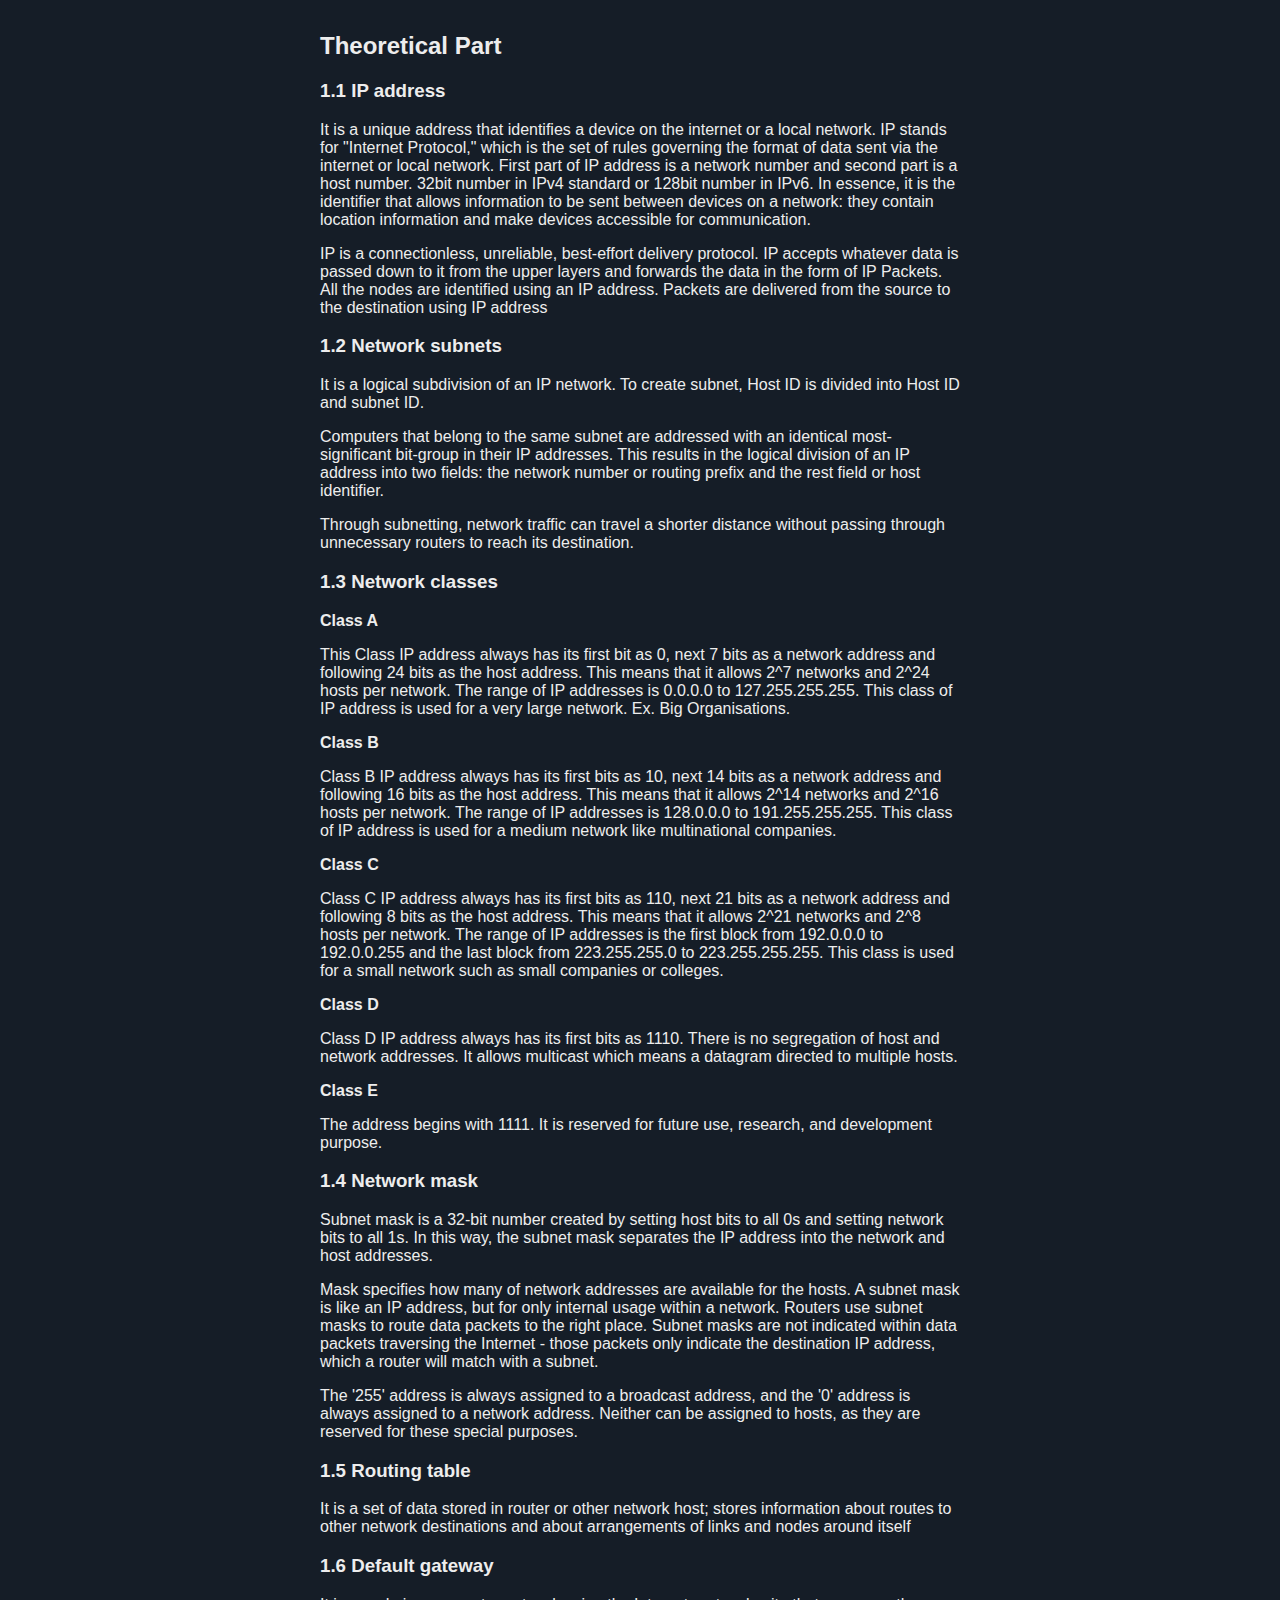
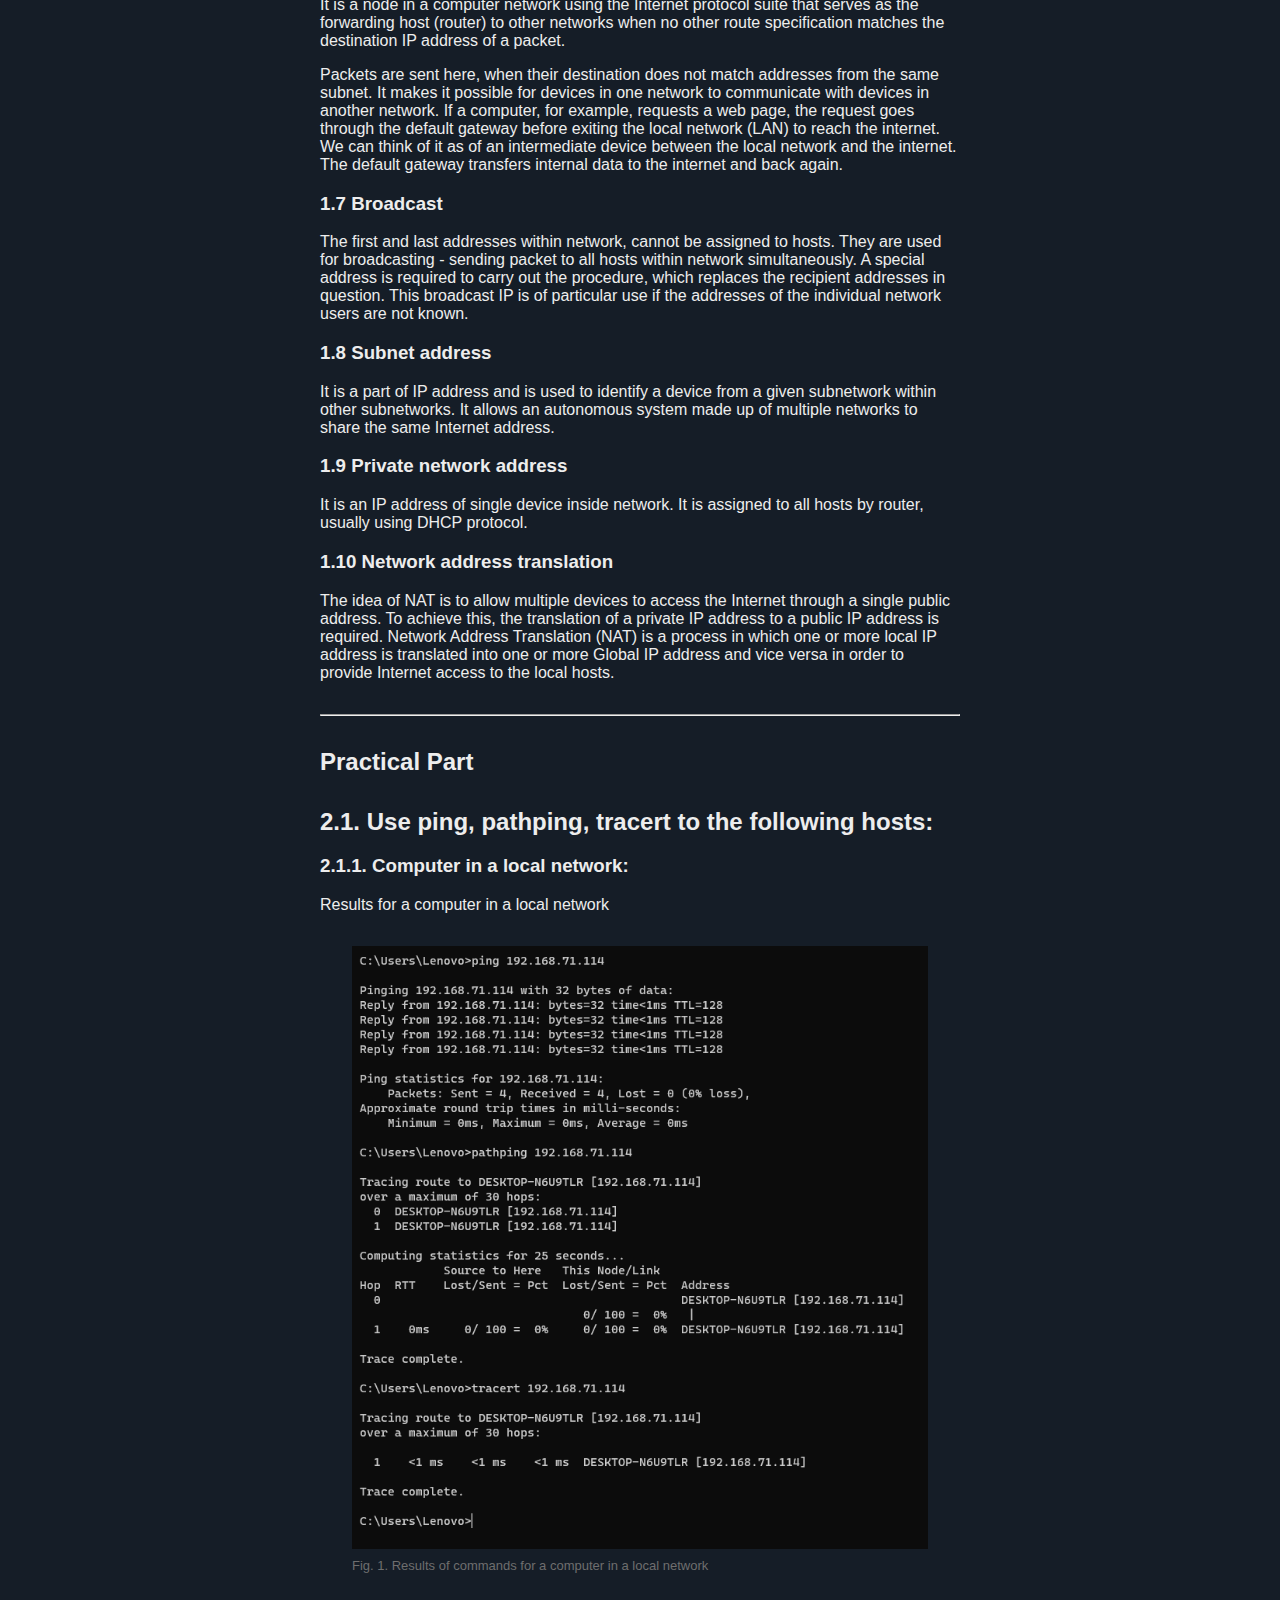
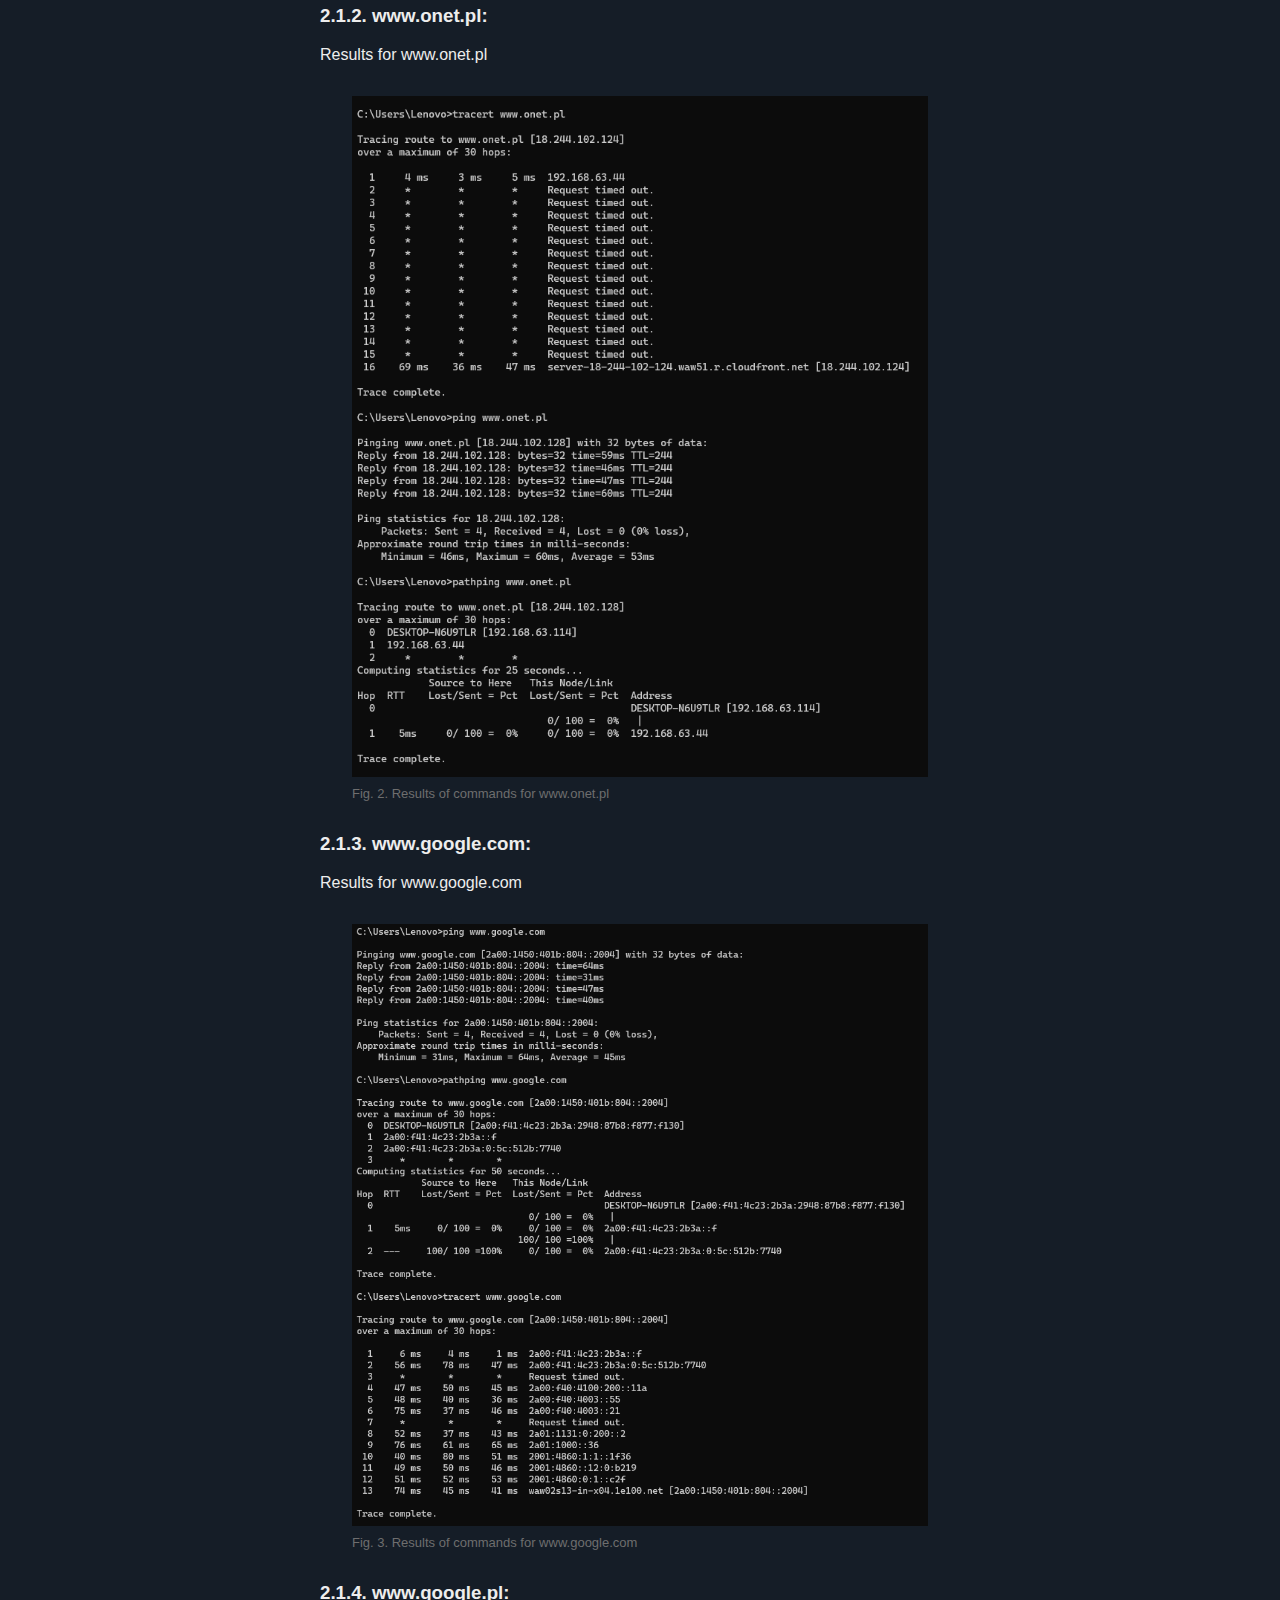
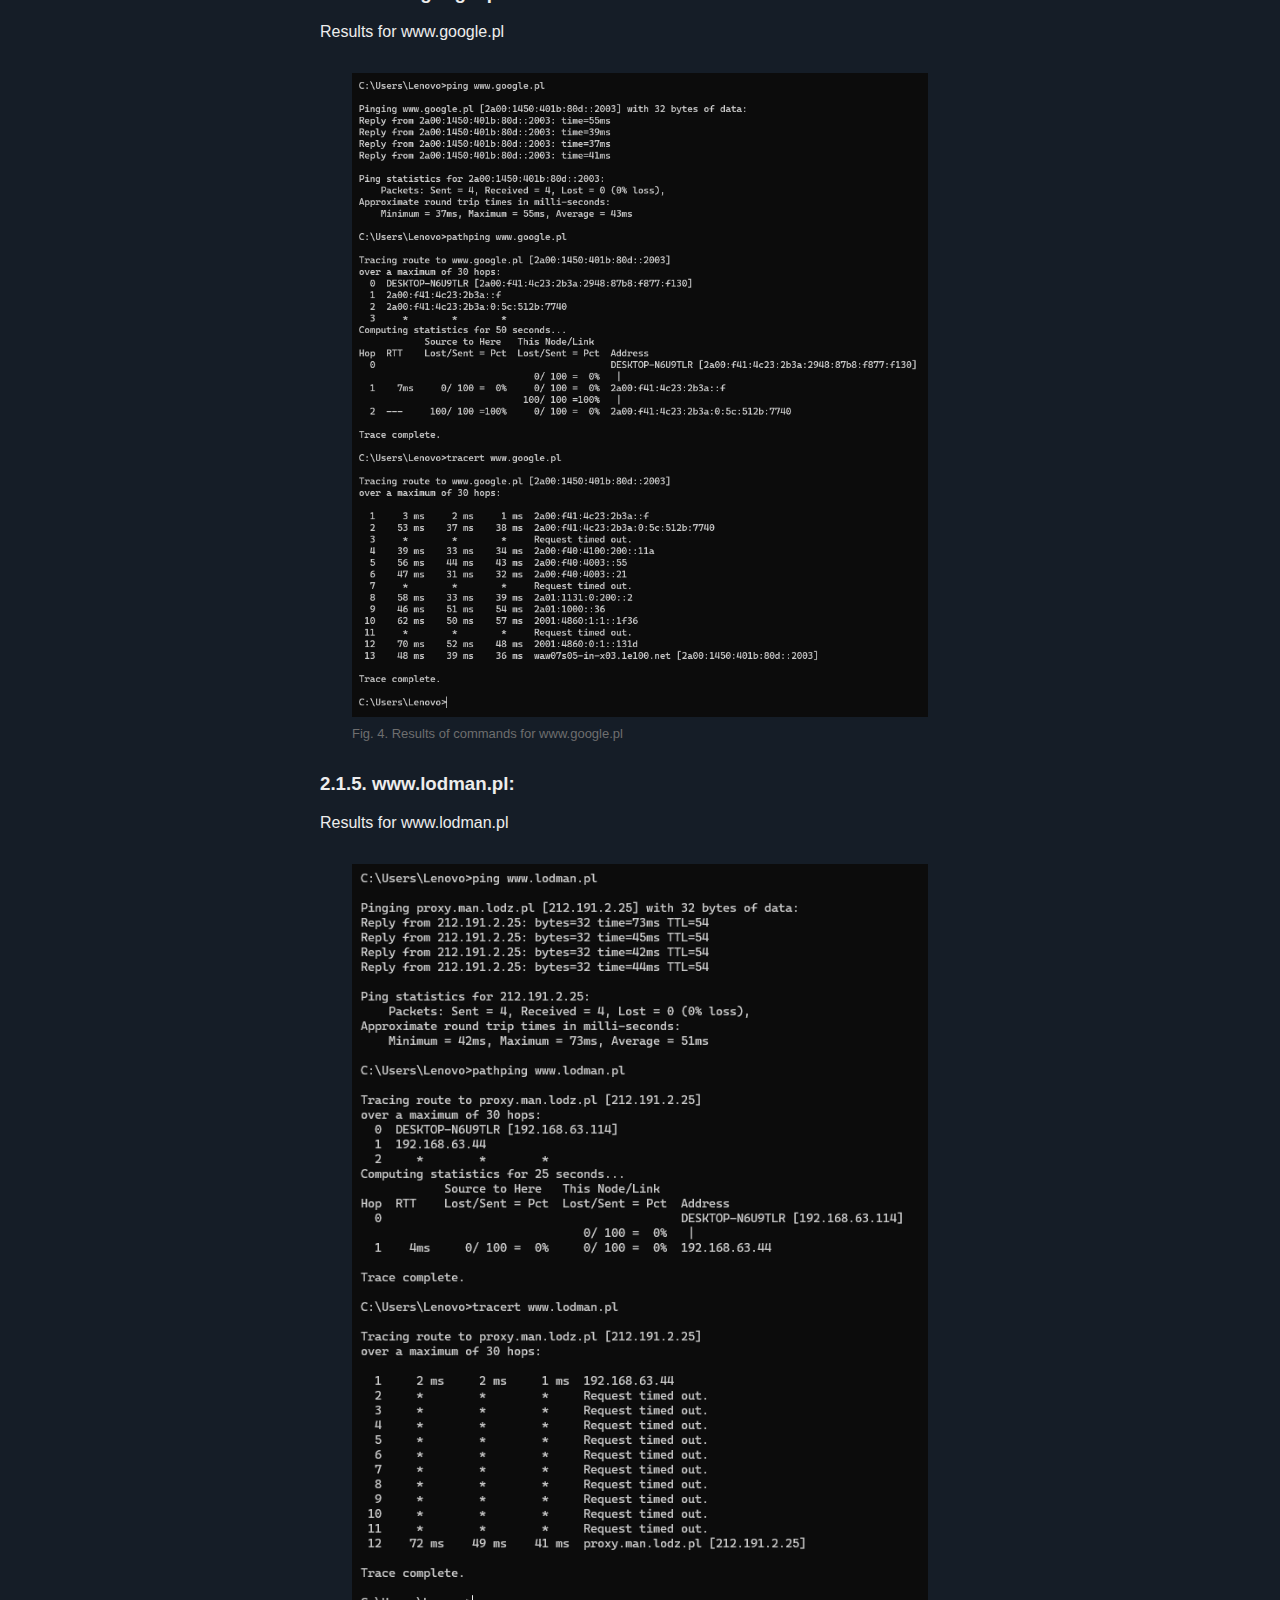
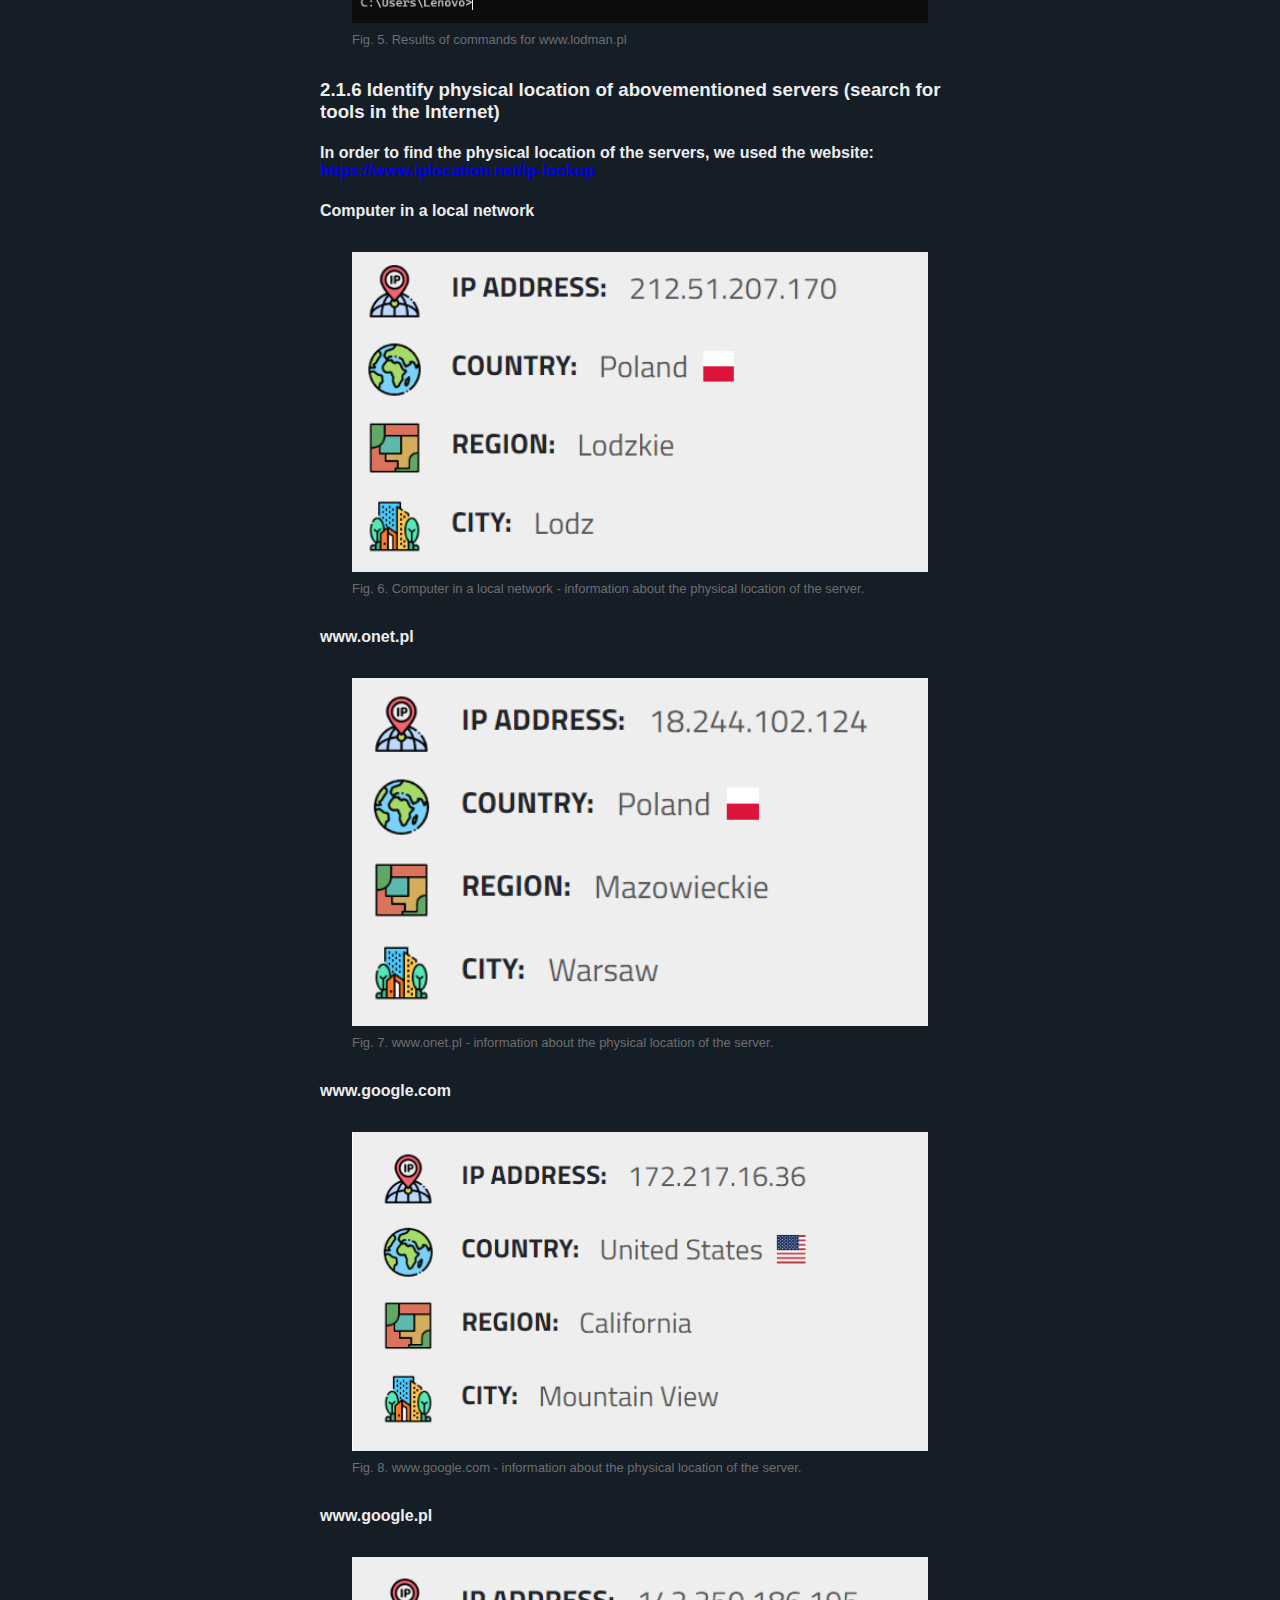
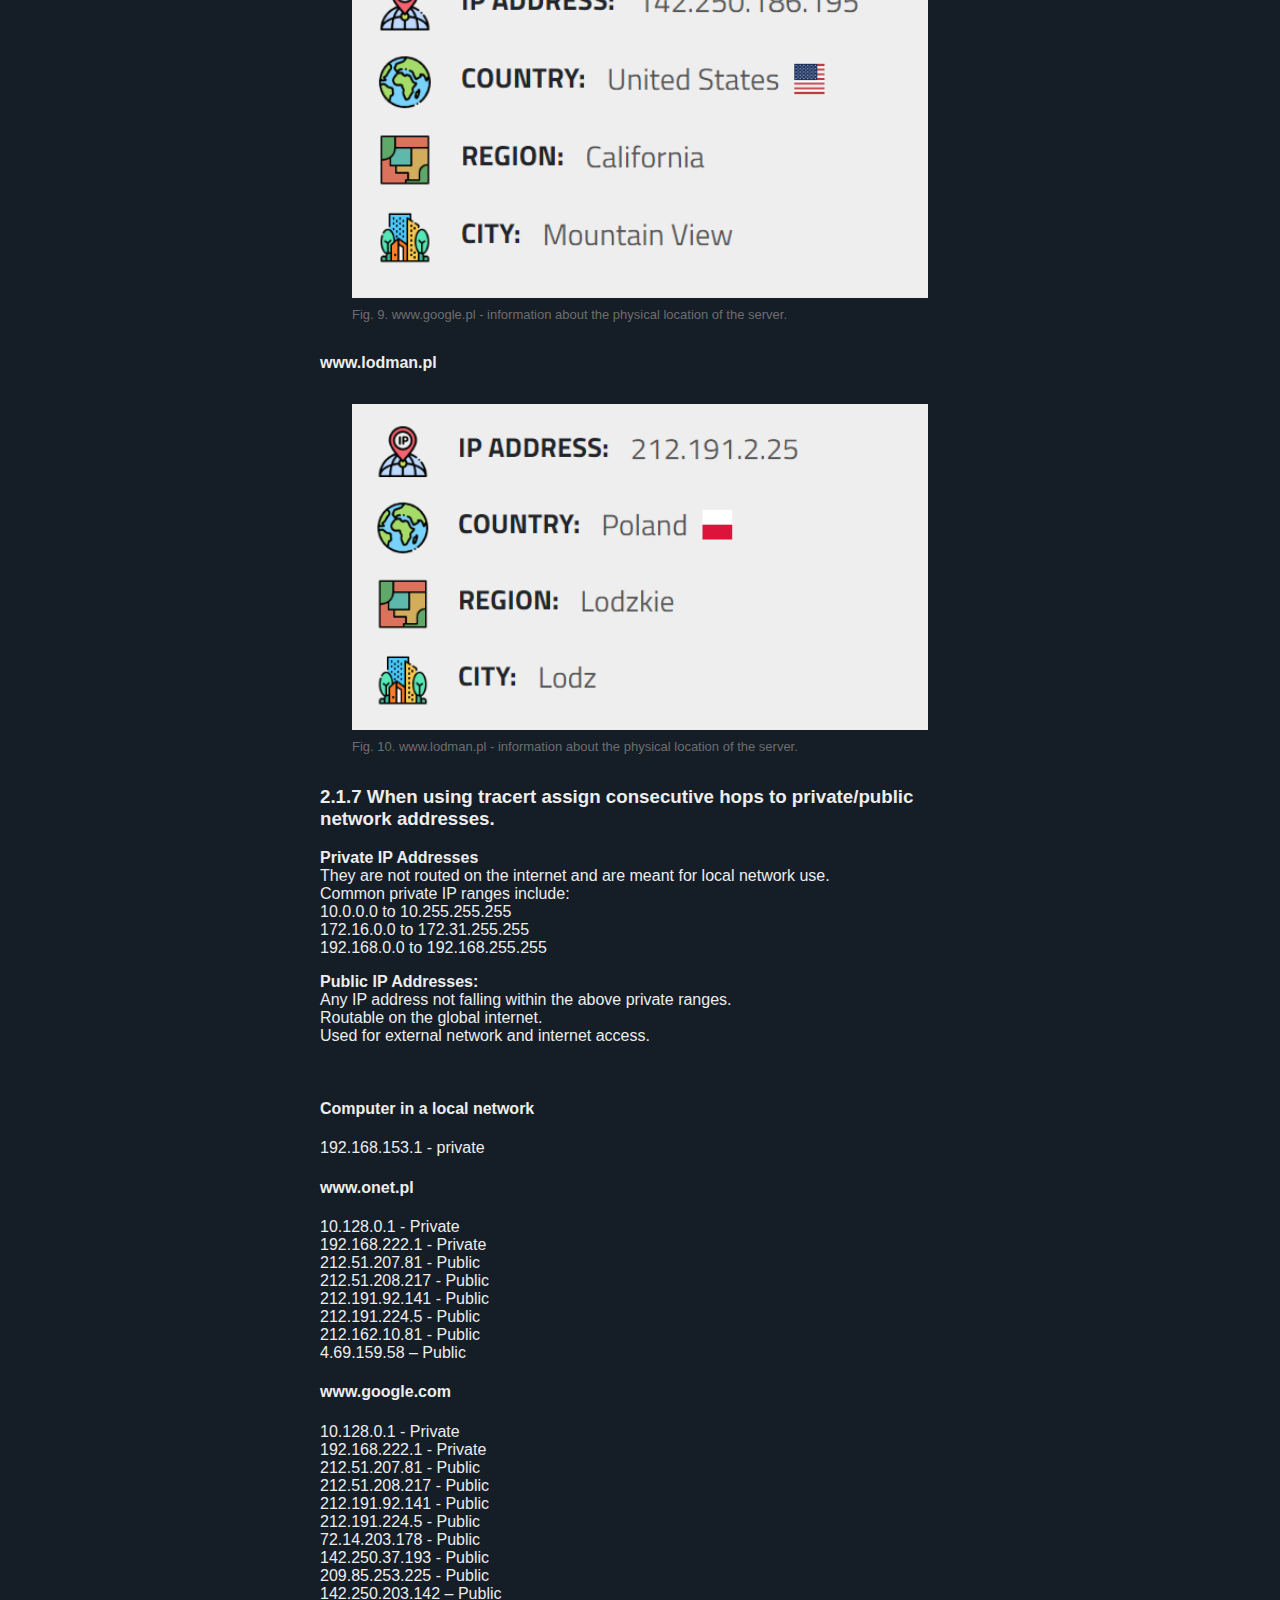
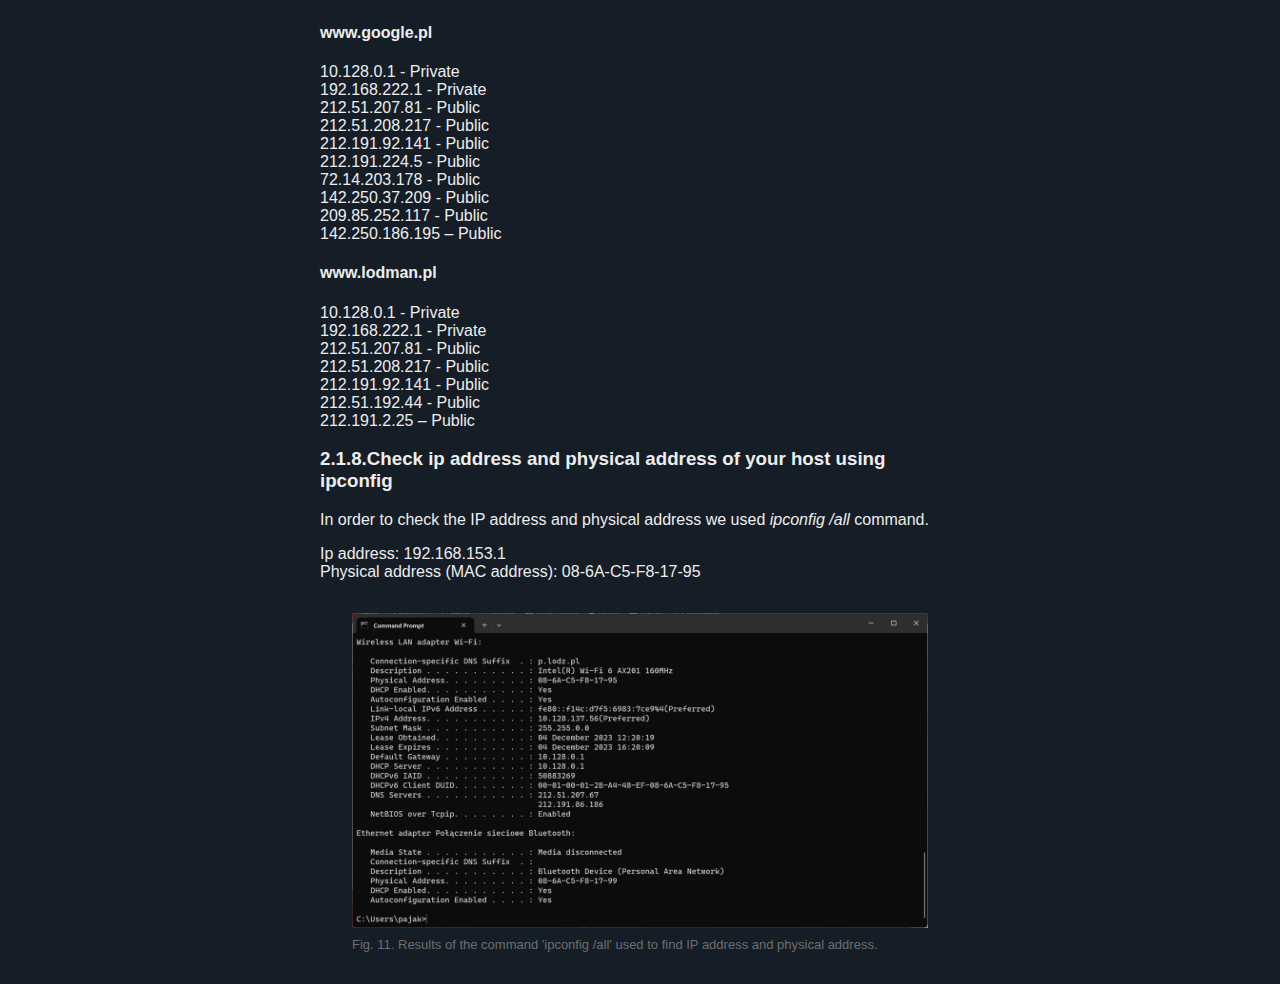
<file: task3/index.html>
<!DOCTYPE html>
<html lang="en">
  <head>
    <meta charset="UTF-8" />
    <meta name="viewport" content="width=device-width, initial-scale=1.0" />
    <link rel="stylesheet" href="../styles.css" />
    <title>Task 3</title>
  </head>
  <body>
    <div class="container">
      <h2>Theoretical Part</h2>
      <h3>1.1 IP address</h3>
      <p>
        It is a unique address that identifies a device on the internet or a
        local network. IP stands for "Internet Protocol," which is the set of
        rules governing the format of data sent via the internet or local
        network. First part of IP address is a network number and second part is
        a host number. 32bit number in IPv4 standard or 128bit number in IPv6.
        In essence, it is the identifier that allows information to be sent
        between devices on a network: they contain location information and make
        devices accessible for communication.
      </p>
      <p>
        IP is a connectionless, unreliable, best-effort delivery protocol. IP
        accepts whatever data is passed down to it from the upper layers and
        forwards the data in the form of IP Packets. All the nodes are
        identified using an IP address. Packets are delivered from the source to
        the destination using IP address
      </p>

      <h3>1.2 Network subnets</h3>
      <p>
        It is a logical subdivision of an IP network. To create subnet, Host ID
        is divided into Host ID and subnet ID.
      </p>
      <p>
        Computers that belong to the same subnet are addressed with an identical
        most-significant bit-group in their IP addresses. This results in the
        logical division of an IP address into two fields: the network number or
        routing prefix and the rest field or host identifier.
      </p>
      <p>
        Through subnetting, network traffic can travel a shorter distance
        without passing through unnecessary routers to reach its destination.
      </p>

      <h3>1.3 Network classes</h3>

      <p><strong>Class A</strong></p>
      <p>
        This Class IP address always has its first bit as 0, next 7 bits as a
        network address and following 24 bits as the host address. This means
        that it allows 2^7 networks and 2^24 hosts per network. The range of IP
        addresses is 0.0.0.0 to 127.255.255.255. This class of IP address is
        used for a very large network. Ex. Big Organisations.
      </p>

      <p><strong>Class B</strong></p>
      <p>
        Class B IP address always has its first bits as 10, next 14 bits as a
        network address and following 16 bits as the host address. This means
        that it allows 2^14 networks and 2^16 hosts per network. The range of IP
        addresses is 128.0.0.0 to 191.255.255.255. This class of IP address is
        used for a medium network like multinational companies.
      </p>

      <p><strong>Class C</strong></p>
      <p>
        Class C IP address always has its first bits as 110, next 21 bits as a
        network address and following 8 bits as the host address. This means
        that it allows 2^21 networks and 2^8 hosts per network. The range of IP
        addresses is the first block from 192.0.0.0 to 192.0.0.255 and the last
        block from 223.255.255.0 to 223.255.255.255. This class is used for a
        small network such as small companies or colleges.
      </p>

      <p><strong>Class D</strong></p>
      <p>
        Class D IP address always has its first bits as 1110. There is no
        segregation of host and network addresses. It allows multicast which
        means a datagram directed to multiple hosts.
      </p>

      <p><strong>Class E</strong></p>
      <p>
        The address begins with 1111. It is reserved for future use, research,
        and development purpose.
      </p>

      <h3>1.4 Network mask</h3>
      <p>
        Subnet mask is a 32-bit number created by setting host bits to all 0s
        and setting network bits to all 1s. In this way, the subnet mask
        separates the IP address into the network and host addresses.
      </p>
      <p>
        Mask specifies how many of network addresses are available for the
        hosts. A subnet mask is like an IP address, but for only internal usage
        within a network. Routers use subnet masks to route data packets to the
        right place. Subnet masks are not indicated within data packets
        traversing the Internet - those packets only indicate the destination IP
        address, which a router will match with a subnet.
      </p>
      <p>
        The '255' address is always assigned to a broadcast address, and the '0'
        address is always assigned to a network address. Neither can be assigned
        to hosts, as they are reserved for these special purposes.
      </p>

      <h3>1.5 Routing table</h3>
      <p>
        It is a set of data stored in router or other network host; stores
        information about routes to other network destinations and about
        arrangements of links and nodes around itself
      </p>

      <h3>1.6 Default gateway</h3>
      <p>
        It is a node in a computer network using the Internet protocol suite
        that serves as the forwarding host (router) to other networks when no
        other route specification matches the destination IP address of a
        packet.
      </p>
      <p>
        Packets are sent here, when their destination does not match addresses
        from the same subnet. It makes it possible for devices in one network to
        communicate with devices in another network. If a computer, for example,
        requests a web page, the request goes through the default gateway before
        exiting the local network (LAN) to reach the internet. We can think of
        it as of an intermediate device between the local network and the
        internet. The default gateway transfers internal data to the internet
        and back again.
      </p>

      <h3>1.7 Broadcast</h3>
      <p>
        The first and last addresses within network, cannot be assigned to
        hosts. They are used for broadcasting - sending packet to all hosts
        within network simultaneously. A special address is required to carry
        out the procedure, which replaces the recipient addresses in question.
        This broadcast IP is of particular use if the addresses of the
        individual network users are not known.
      </p>

      <h3>1.8 Subnet address</h3>
      <p>
        It is a part of IP address and is used to identify a device from a given
        subnetwork within other subnetworks. It allows an autonomous system made
        up of multiple networks to share the same Internet address.
      </p>

      <h3>1.9 Private network address</h3>
      <p>
        It is an IP address of single device inside network. It is assigned to
        all hosts by router, usually using DHCP protocol.
      </p>

      <h3>1.10 Network address translation</h3>
      <p>
        The idea of NAT is to allow multiple devices to access the Internet
        through a single public address. To achieve this, the translation of a
        private IP address to a public IP address is required. Network Address
        Translation (NAT) is a process in which one or more local IP address is
        translated into one or more Global IP address and vice versa in order to
        provide Internet access to the local hosts.
      </p>

      <hr />
      <h2>Practical Part</h2>

      <section>
        <h2>2.1. Use ping, pathping, tracert to the following hosts:</h2>

        <h3>2.1.1. Computer in a local network:</h3>
        <p>Results for a computer in a local network</p>
        <figure>
          <img
            src="./screenshots/fig1.png"
            alt="Results for a computer in a local network"
          />
          <figcaption>
            Fig. 1. Results of commands for a computer in a local network
          </figcaption>
        </figure>
      </section>

      <section>
        <h3>2.1.2. www.onet.pl:</h3>
        <p>Results for www.onet.pl</p>
        <figure>
          <img src="./screenshots/fig2.png" alt="Results for www.onet.pl" />
          <figcaption>Fig. 2. Results of commands for www.onet.pl</figcaption>
        </figure>
      </section>

      <section>
        <h3>2.1.3. www.google.com:</h3>
        <p>Results for www.google.com</p>
        <figure>
          <img src="./screenshots/fig3.png" alt="Results for www.google.com" />
          <figcaption>
            Fig. 3. Results of commands for www.google.com
          </figcaption>
        </figure>
      </section>

      <section>
        <h3>2.1.4. www.google.pl:</h3>
        <p>Results for www.google.pl</p>
        <figure>
          <img src="./screenshots/fig4.png" alt="Results for www.google.pl" />
          <figcaption>Fig. 4. Results of commands for www.google.pl</figcaption>
        </figure>
      </section>

      <section>
        <h3>2.1.5. www.lodman.pl:</h3>
        <p>Results for www.lodman.pl</p>
        <figure>
          <img src="./screenshots/fig5.png" alt="Results for www.lodman.pl" />
          <figcaption>Fig. 5. Results of commands for www.lodman.pl</figcaption>
        </figure>
      </section>
      <section>
        <h3>
          2.1.6 Identify physical location of abovementioned servers (search for
          tools in the Internet)
        </h3>
        <h4>
          In order to find the physical location of the servers, we used the
          website:
          <a href="https://www.iplocation.net/ip-lookup" target="_blank"
            >https://www.iplocation.net/ip-lookup</a
          >
        </h4>
        <h4>Computer in a local network</h4>
        <figure>
          <img
            src="./screenshots/fig6.png"
            alt="physical location of server - computer in local network"
          />
          <figcaption>
            Fig. 6. Computer in a local network - information about the physical
            location of the server.
          </figcaption>
        </figure>
        <h4>www.onet.pl</h4>
        <figure>
          <img
            src="./screenshots/fig7.png"
            alt="physical location of server - www.onet.pl"
          />
          <figcaption>
            Fig. 7. www.onet.pl - information about the physical location of the
            server.
          </figcaption>
        </figure>
        <h4>www.google.com</h4>
        <figure>
          <img
            src="./screenshots/fig8.png"
            alt="physical location of server - www.google.com"
          />
          <figcaption>
            Fig. 8. www.google.com - information about the physical location of
            the server.
          </figcaption>
        </figure>
        <h4>www.google.pl</h4>
        <figure>
          <img
            src="./screenshots/fig9.png"
            alt="physical location of server - cwww.google.pl"
          />
          <figcaption>
            Fig. 9. www.google.pl - information about the physical location of
            the server.
          </figcaption>
        </figure>
        <h4>www.lodman.pl</h4>
        <figure>
          <img
            src="./screenshots/fig10.png"
            alt="physical location of server - www.lodman.pl"
          />
          <figcaption>
            Fig. 10. www.lodman.pl - information about the physical location of
            the server.
          </figcaption>
        </figure>
      </section>

      <section>
        <h3>
          2.1.7 When using tracert assign consecutive hops to private/public
          network addresses.
        </h3>

        <p>
          <strong>Private IP Addresses</strong><br />
          They are not routed on the internet and are meant for local network
          use.<br />
          Common private IP ranges include:<br />
          10.0.0.0 to 10.255.255.255<br />
          172.16.0.0 to 172.31.255.255<br />
          192.168.0.0 to 192.168.255.255
        </p>

        <p>
          <strong>Public IP Addresses:</strong><br />
          Any IP address not falling within the above private ranges.<br />
          Routable on the global internet.<br />
          Used for external network and internet access.
        </p>
        <br />

        <h4>Computer in a local network</h4>
        <p>192.168.153.1 - private</p>

        <h4>www.onet.pl</h4>
        <p>
          10.128.0.1 - Private<br />
          192.168.222.1 - Private<br />
          212.51.207.81 - Public<br />
          212.51.208.217 - Public<br />
          212.191.92.141 - Public<br />
          212.191.224.5 - Public<br />
          212.162.10.81 - Public<br />
          4.69.159.58 – Public
        </p>

        <h4>www.google.com</h4>
        <p>
          10.128.0.1 - Private<br />
          192.168.222.1 - Private<br />
          212.51.207.81 - Public<br />
          212.51.208.217 - Public<br />
          212.191.92.141 - Public<br />
          212.191.224.5 - Public<br />
          72.14.203.178 - Public<br />
          142.250.37.193 - Public<br />
          209.85.253.225 - Public<br />
          142.250.203.142 – Public
        </p>

        <h4>www.google.pl</h4>
        <p>
          10.128.0.1 - Private<br />
          192.168.222.1 - Private<br />
          212.51.207.81 - Public<br />
          212.51.208.217 - Public<br />
          212.191.92.141 - Public<br />
          212.191.224.5 - Public<br />
          72.14.203.178 - Public<br />
          142.250.37.209 - Public<br />
          209.85.252.117 - Public<br />
          142.250.186.195 – Public
        </p>

        <h4>www.lodman.pl</h4>
        <p>
          10.128.0.1 - Private<br />
          192.168.222.1 - Private<br />
          212.51.207.81 - Public<br />
          212.51.208.217 - Public<br />
          212.191.92.141 - Public<br />
          212.51.192.44 - Public<br />
          212.191.2.25 – Public
        </p>
      </section>

      <section>
        <h3>
          2.1.8.Check ip address and physical address of your host using
          ipconfig
        </h3>
        <p>
          In order to check the IP address and physical address we used
          <i>ipconfig /all</i> command.
        </p>
        <p>
          Ip address: 192.168.153.1<br />
          Physical address (MAC address): 08-6A-C5-F8-17-95
        </p>
        <figure>
          <img src="./screenshots/fig11.png" alt="ipconfig command results" />
          <figcaption>
            Fig. 11. Results of the command 'ipconfig /all' used to find IP
            address and physical address.
          </figcaption>
        </figure>
      </section>
    </div>
  </body>
</html>
</file>
<file: styles.css>
body {
  font-family: Arial, sans-serif;
  background-color: #151d27;
  color: #ededed;
  margin: 1rem;
}

.container {
  width: 50vw;
  min-width: 500px;
  margin: auto;
}

hr {
  margin: 2rem 0;
}

h2 {
  margin-top: 2rem;
}

img {
  width: 45vw;
  min-width: 400px;
}

figure {
  margin: auto;
  margin-block: 2rem;
  width: min-content;
}

figcaption {
  font-size: small;
  color: #6e6e6e;
  margin-top: 5px;
}

table {
  margin: 2rem 0;
  width: 100%;
  border-spacing: 0;
}

th,
td {
  padding: 20px;
  text-align: left;
}

tr:nth-child(even) {
  background-color: rgb(28, 42, 59);
}

/* main page */

h1 {
  font-size: 5rem;
  margin: 0 0 2rem 0;
}

.tasks {
  margin-top: 1.5rem;
  display: flex;
  gap: 3rem;
}

.task {
  font-size: x-large;
  color: inherit;
  text-decoration: none;
  padding: 0.7rem 1rem;
  background-color: #2a394d;
  border-radius: 10px;
  box-shadow: 0 4px 8px 0 rgba(0, 0, 0, 0.2);
}

.task:hover {
  background-color: #212c3b;
}

.name-holder {
  font-size: 1.2rem;
  display: flex;
  justify-content: center;
  gap: 3rem;
}

.container-main {
  margin: auto;
  height: 96vh;
  min-width: 500px;
  display: flex;
  flex-direction: column;
  align-items: center;
  justify-content: center;
}

.link-container {
  font-size: xx-large;
  height: 96vh;
  display: flex;
  align-items: center;
  justify-content: center;
}
</file>
